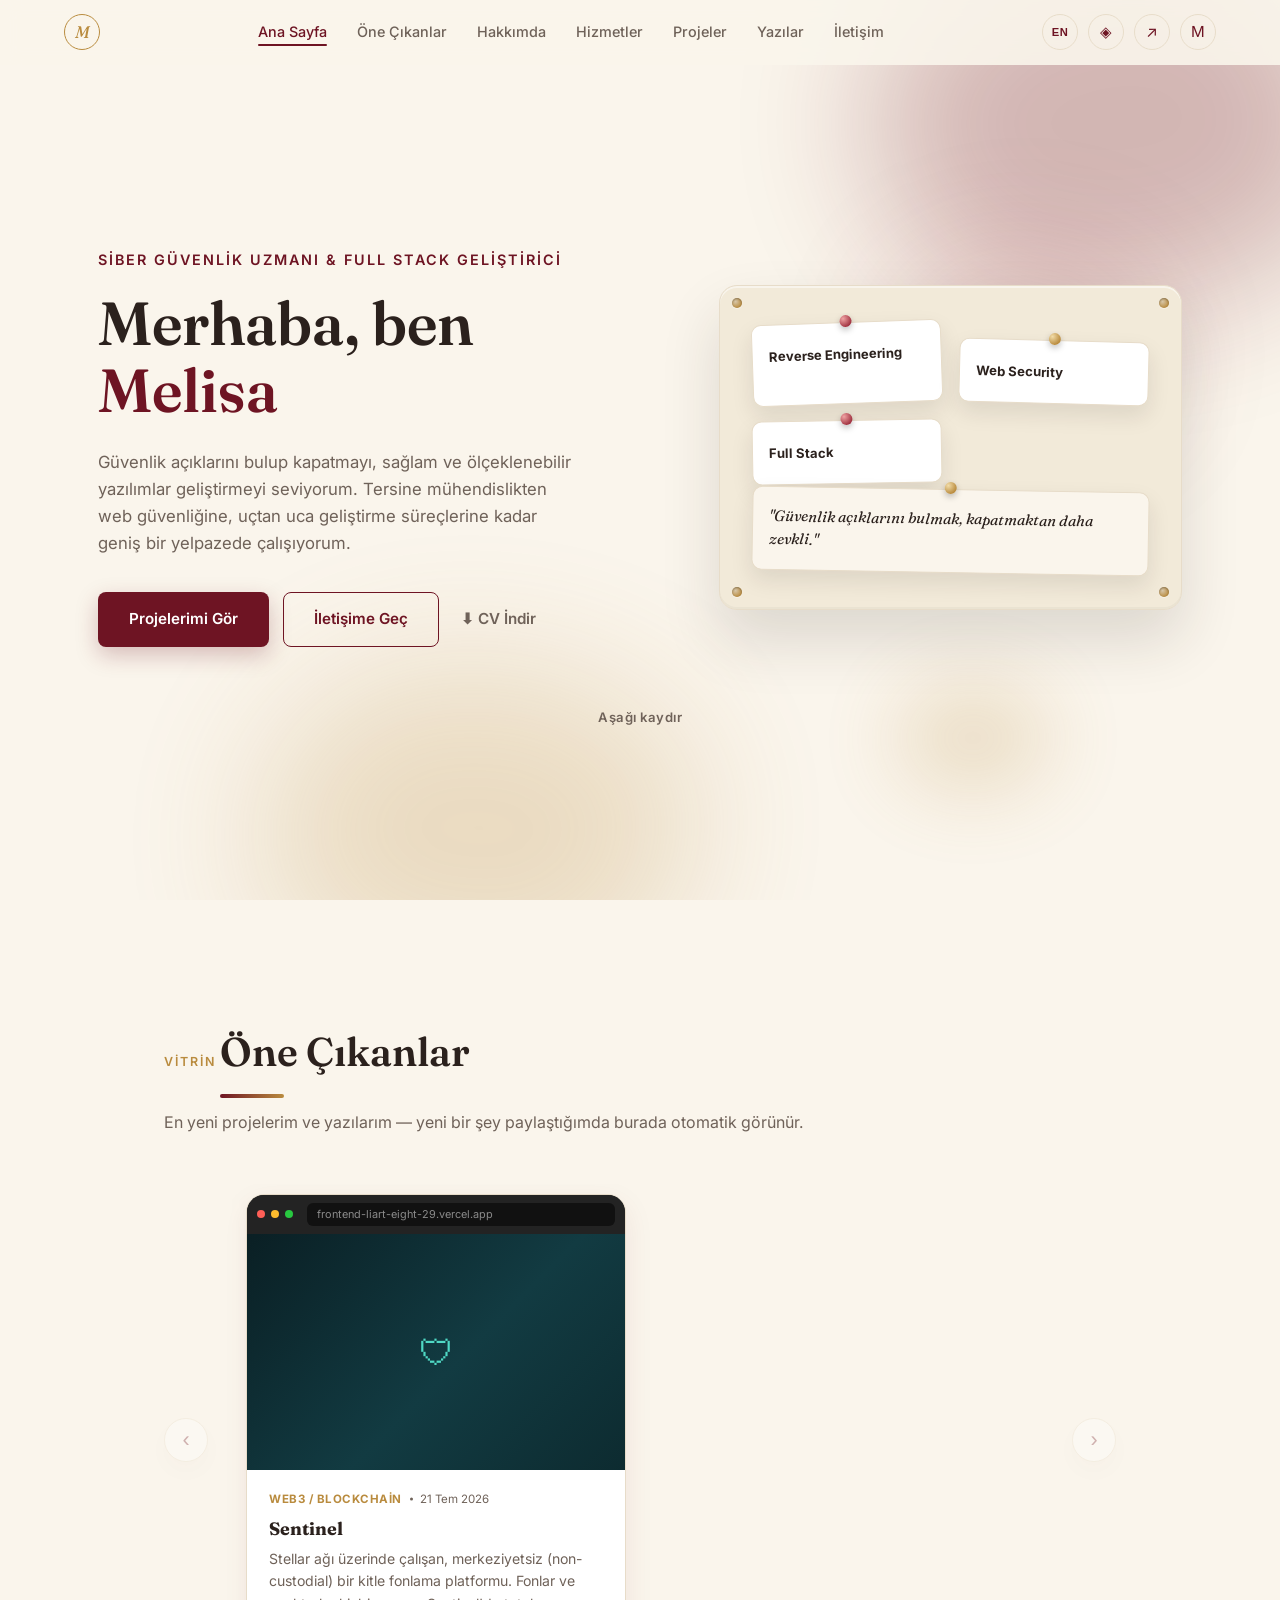
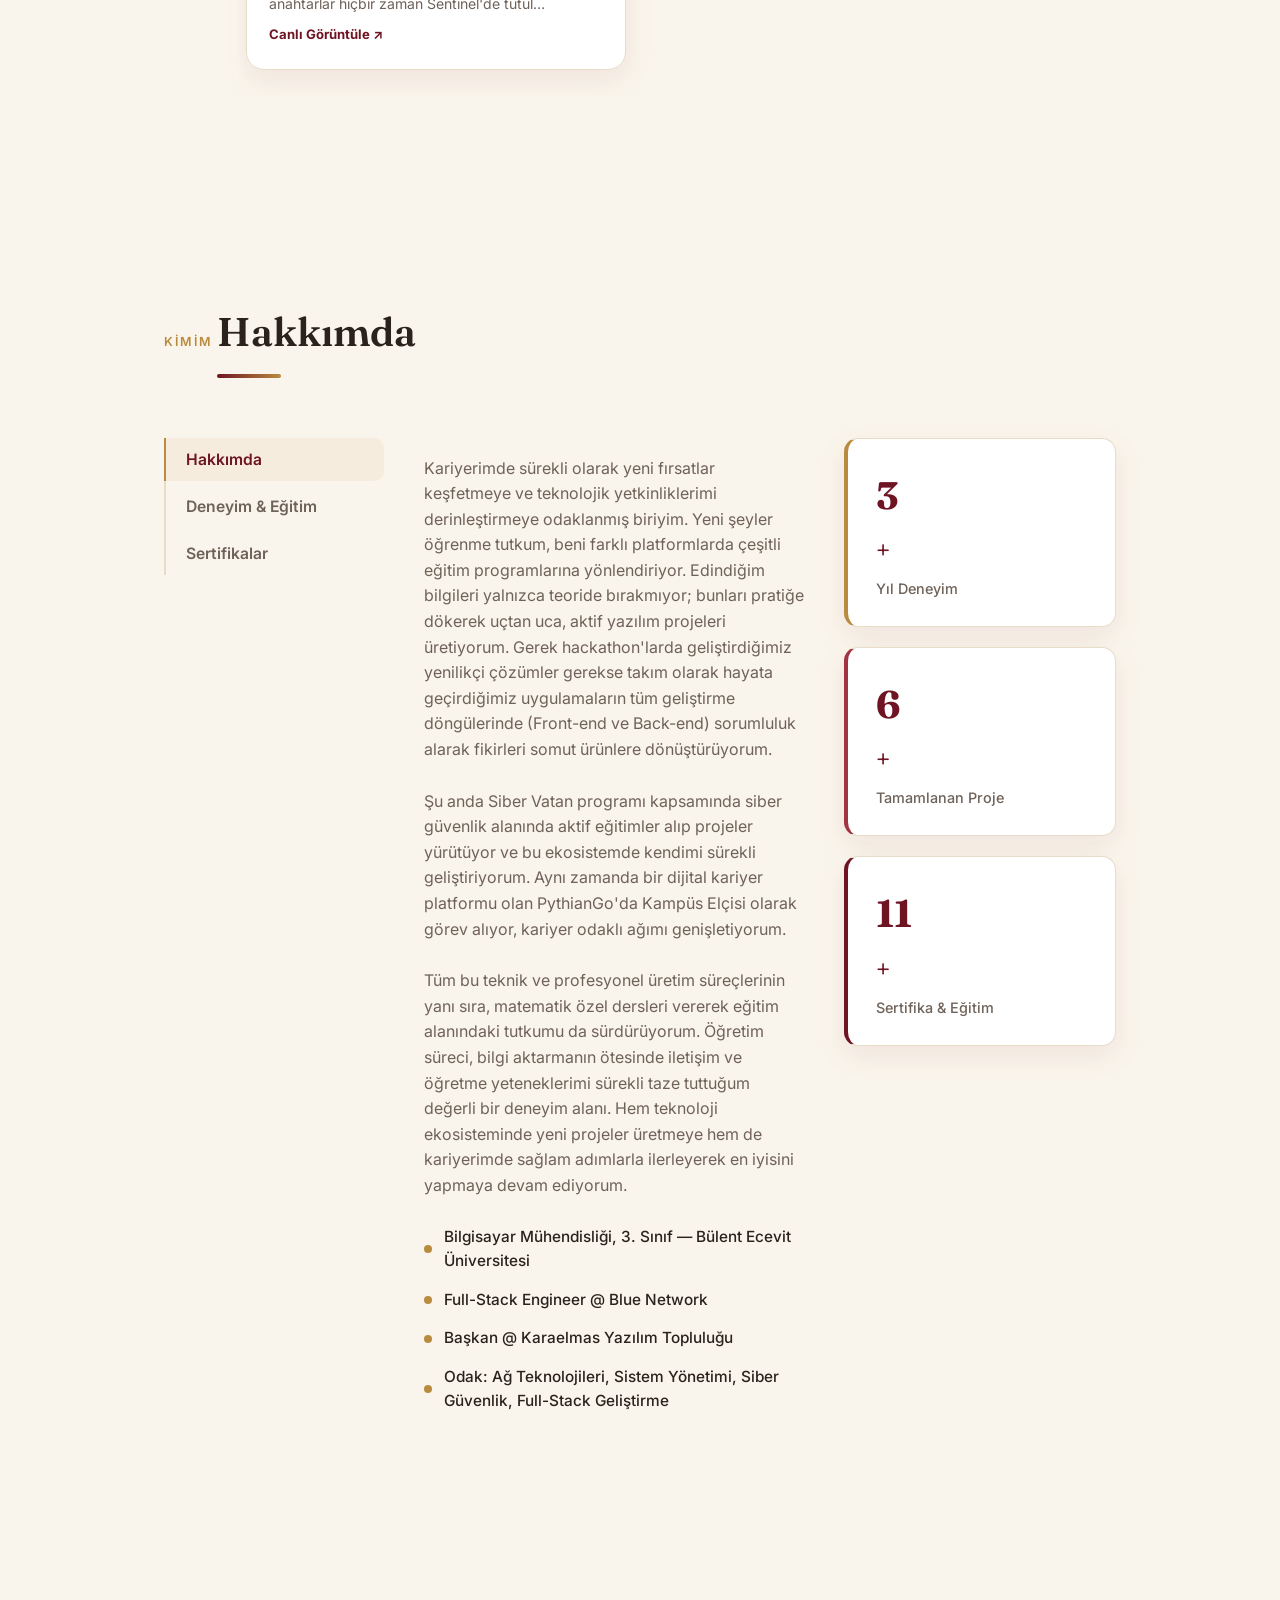
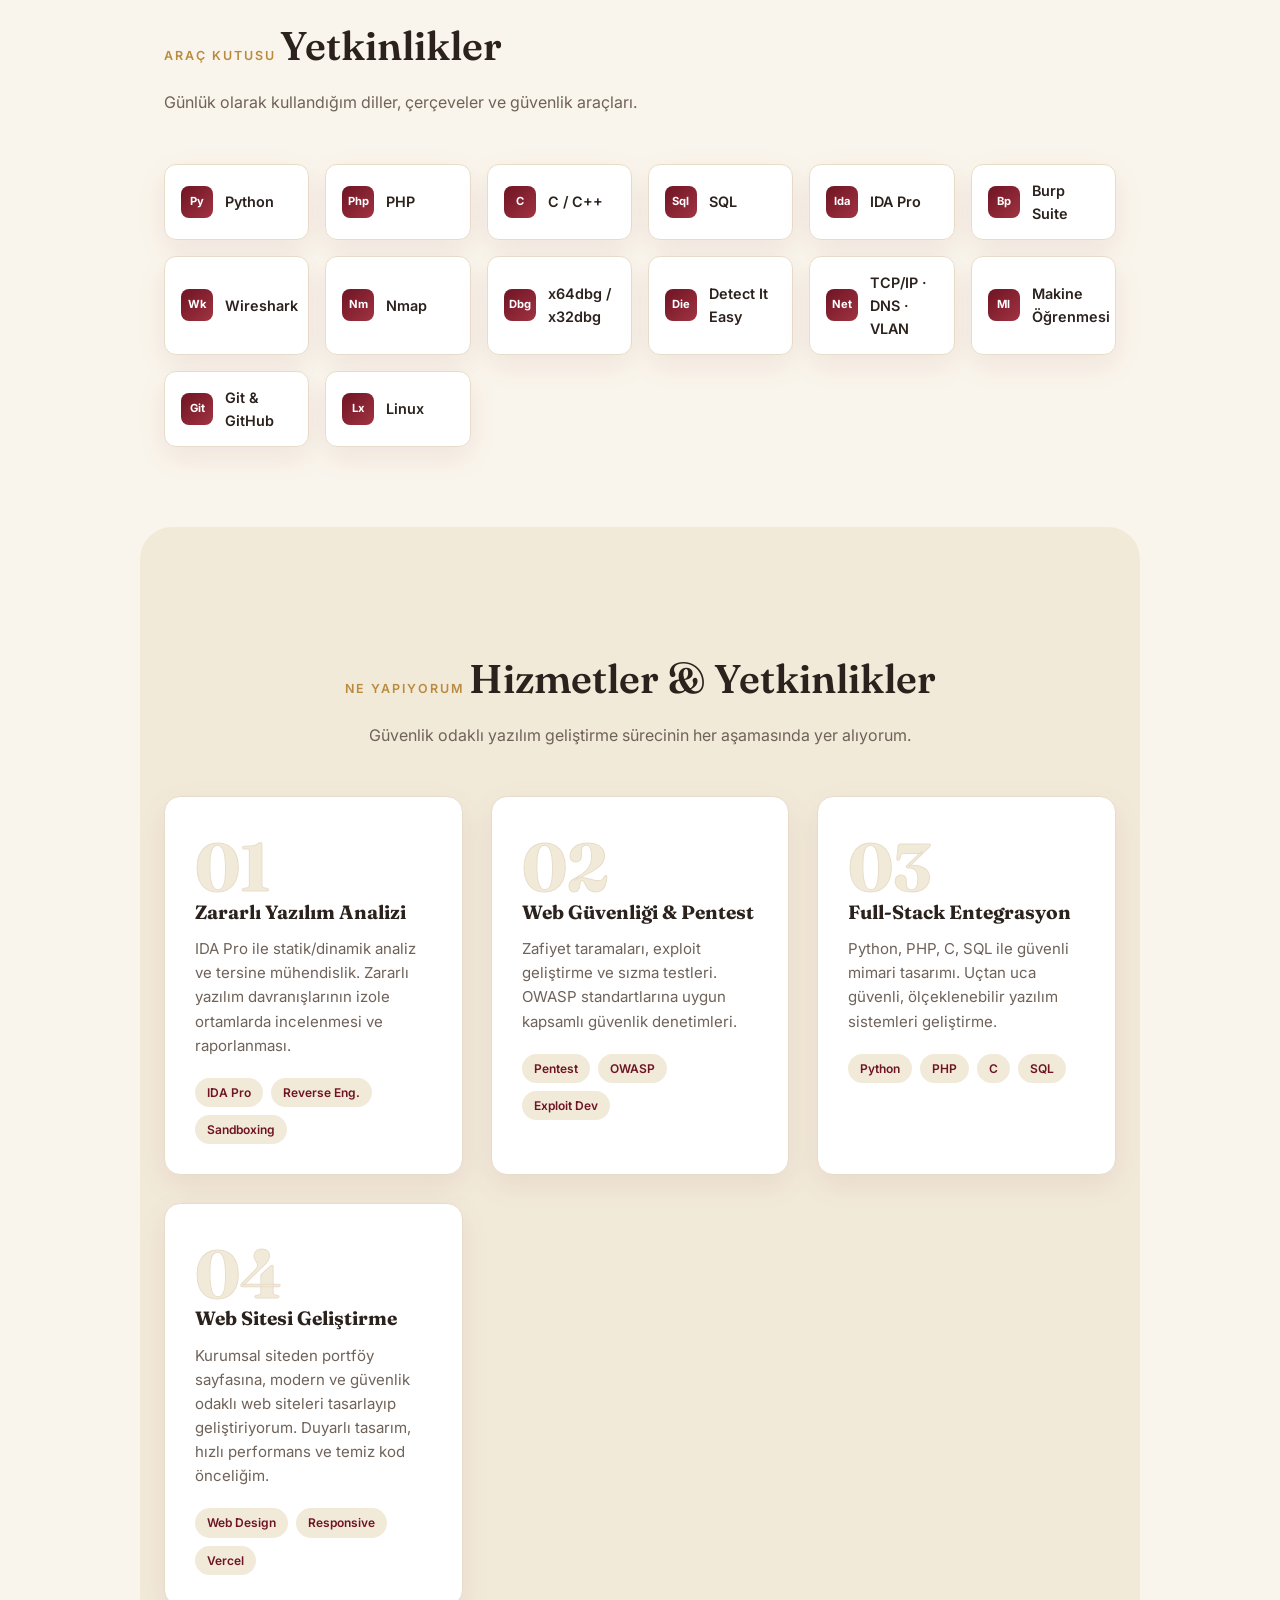
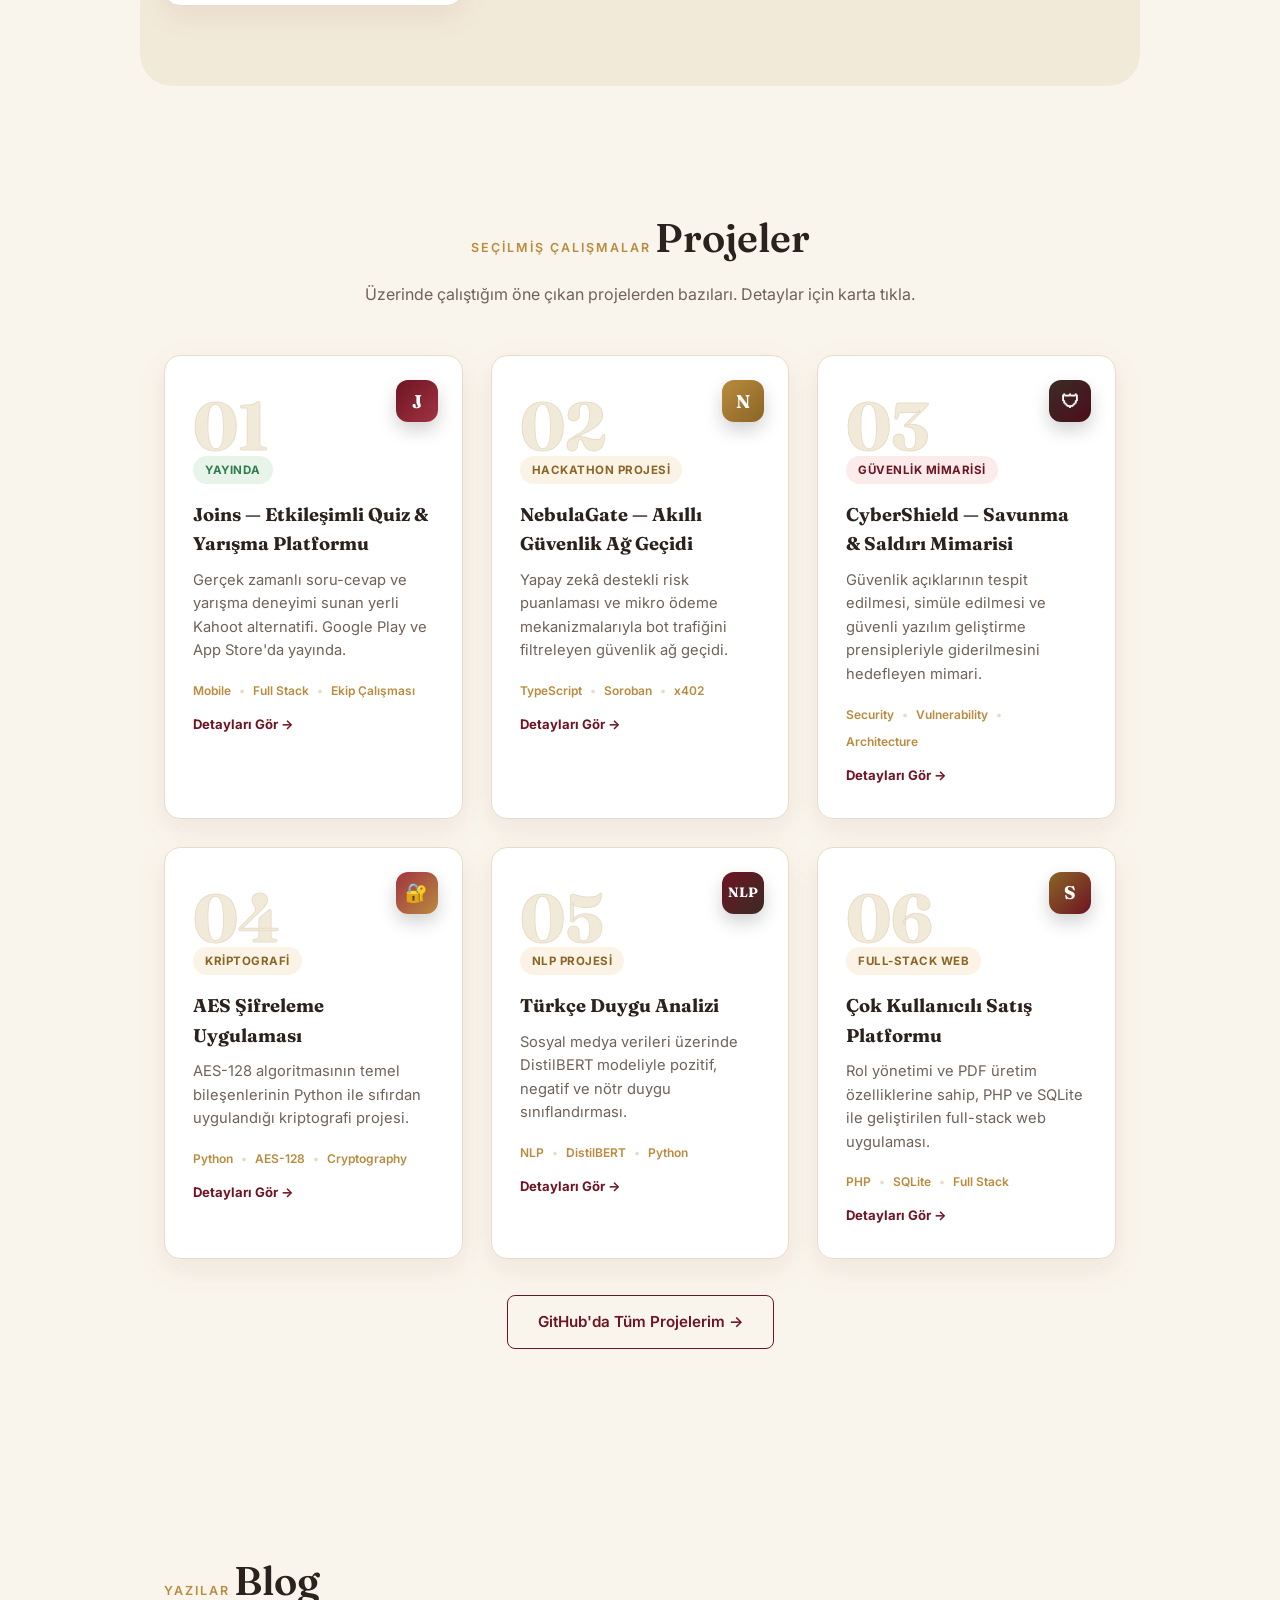
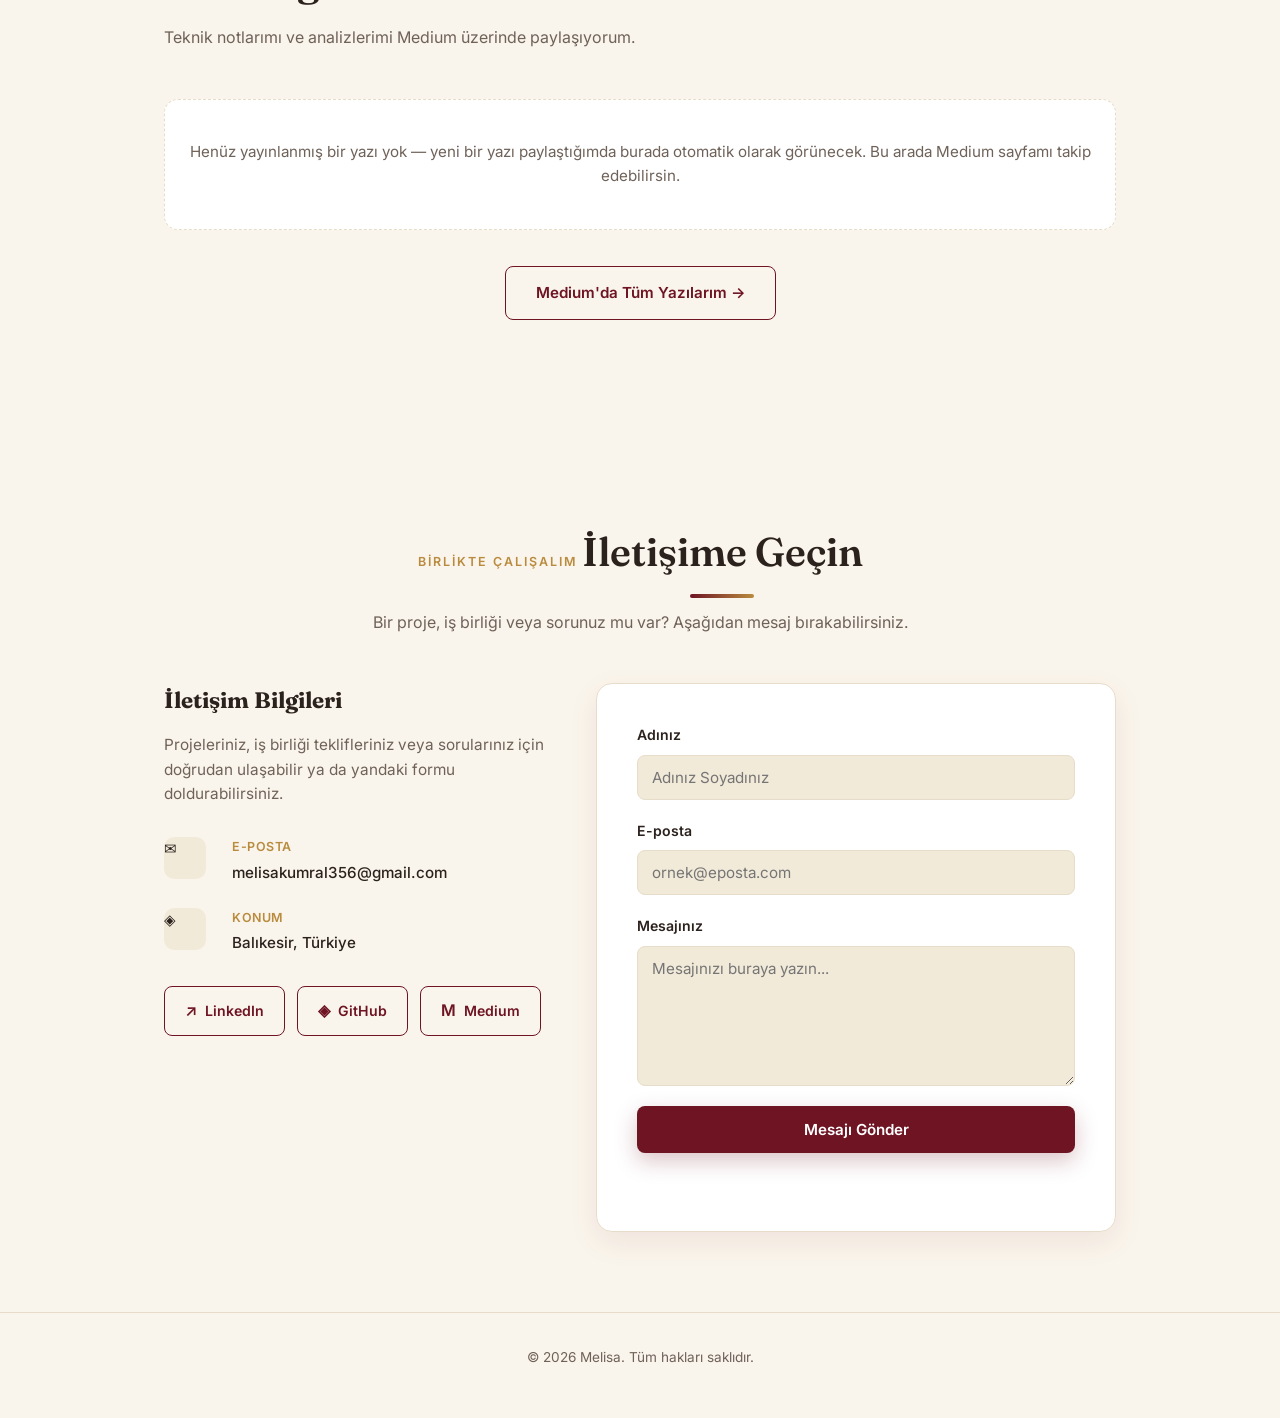
<file: index.html>
<!DOCTYPE html>
<html lang="tr">
<head>
<meta charset="UTF-8" />
<meta name="viewport" content="width=device-width, initial-scale=1.0" />
<title>Melisa — Siber Güvenlik Uzmanı &amp; Full Stack Geliştirici</title>
<meta name="description" content="Melisa'nın kişisel portföy sitesi: siber güvenlik, tersine mühendislik ve full-stack geliştirme projeleri." />
<meta name="theme-color" content="#4c0e19" />

<!-- Open Graph -->
<meta property="og:type" content="website" />
<meta property="og:title" content="Melisa — Siber Güvenlik Uzmanı & Full Stack Geliştirici" />
<meta property="og:description" content="Tersine mühendislik, web güvenliği ve full-stack geliştirme üzerine portföy sitesi." />
<meta property="og:locale" content="tr_TR" />
<meta property="og:image" content="og-image.png" />

<!-- Twitter Card -->
<meta name="twitter:card" content="summary_large_image" />
<meta name="twitter:title" content="Melisa — Siber Güvenlik Uzmanı & Full Stack Geliştirici" />
<meta name="twitter:description" content="Tersine mühendislik, web güvenliği ve full-stack geliştirme üzerine portföy sitesi." />
<meta name="twitter:image" content="og-image.png" />

<link rel="canonical" href="https://melisa-portfolio.vercel.app/" />
<link rel="preconnect" href="https://fonts.googleapis.com">
<link href="https://fonts.googleapis.com/css2?family=Fraunces:wght@500;600;700&family=Inter:wght@400;500;600;700;800&display=swap" rel="stylesheet">
<link rel="stylesheet" href="style.css">
</head>
<body>

<!-- Loading screen -->
<div id="loader" class="loader">
  <div class="loader-mark">
    <span class="logo-mark logo-mark-lg">M</span>
    <span class="loader-word">MELİSA</span>
  </div>
</div>

<!-- Asymmetric color block background -->
<div class="bg-blocks" aria-hidden="true">
  <div class="block block-1"></div>
  <div class="block block-2"></div>
  <div class="block block-3"></div>
  <div class="block block-4"></div>
</div>

<!-- Top navbar -->
<nav id="navbar" class="navbar">
  <div class="nav-inner">
    <a href="#hero" class="nav-logo" aria-label="Ana sayfa">
      <span class="logo-mark">M</span>
    </a>

    <button class="nav-toggle" id="navToggle" aria-label="Menüyü aç">
      <span></span><span></span><span></span>
    </button>

    <ul class="nav-links" id="navLinks">
      <li><a href="#hero" class="nav-link active" data-i18n="dock.home">Ana Sayfa</a></li>
      <li><a href="#featured" class="nav-link" data-i18n="dock.featured">Öne Çıkanlar</a></li>
      <li><a href="#about" class="nav-link" data-i18n="dock.about">Hakkımda</a></li>
      <li><a href="#services" class="nav-link" data-i18n="dock.services">Hizmetler</a></li>
      <li><a href="#projects" class="nav-link" data-i18n="dock.projects">Projeler</a></li>
      <li><a href="#blog" class="nav-link" data-i18n="dock.blog">Yazılar</a></li>
      <li><a href="#contact" class="nav-link" data-i18n="dock.contact">İletişim</a></li>
    </ul>

    <div class="nav-extras">
      <button id="langToggle" class="lang-toggle-btn" type="button" aria-label="Dili değiştir" title="Dili değiştir">
        <span class="lang-code">EN</span>
      </button>
      <a href="https://github.com/melisakumral" target="_blank" rel="noopener" class="nav-social" aria-label="GitHub">◈</a>
      <a href="https://www.linkedin.com/in/melisa-kumral/" target="_blank" rel="noopener" class="nav-social" aria-label="LinkedIn">↗</a>
      <a href="https://medium.com/@melisakumral" target="_blank" rel="noopener" class="nav-social" aria-label="Medium">M</a>
    </div>
  </div>
</nav>

<main class="main-content">

  <!-- HERO (split: text + mounted note board) -->
  <section id="hero" class="hero">
    <div class="hero-split">
      <div class="hero-content fade-in">
        <p class="hero-eyebrow" data-i18n="hero.eyebrow">Siber Güvenlik Uzmanı &amp; Full Stack Geliştirici</p>
        <h1 class="hero-title">
          <span data-i18n="hero.title1">Merhaba, ben</span> <span class="accent" data-i18n="hero.name">Melisa</span>
        </h1>
        <p class="hero-desc" data-i18n="hero.desc">
          Güvenlik açıklarını bulup kapatmayı, sağlam ve ölçeklenebilir yazılımlar
          geliştirmeyi seviyorum. Tersine mühendislikten web güvenliğine, uçtan uca
          geliştirme süreçlerine kadar geniş bir yelpazede çalışıyorum.
        </p>
        <div class="hero-actions">
          <a href="#projects" class="btn btn-primary" data-i18n="hero.cta.projects">Projelerimi Gör</a>
          <a href="#contact" class="btn btn-outline" data-i18n="hero.cta.contact">İletişime Geç</a>
          <a href="cv.pdf" download class="btn-ghost" data-i18n="hero.cta.cv">⬇ CV İndir</a>
        </div>
      </div>

      <div class="hero-board-mount fade-in">
        <span class="mount-screw mount-screw-tl"></span>
        <span class="mount-screw mount-screw-tr"></span>
        <span class="mount-screw mount-screw-bl"></span>
        <span class="mount-screw mount-screw-br"></span>
        <div class="hero-board">
          <div class="hnote hnote-1">
            <span class="hnote-pin"></span>
            <span class="hnote-label" data-i18n="hero.note.reverse">Reverse&nbsp;Engineering</span>
          </div>
          <div class="hnote hnote-2">
            <span class="hnote-pin hnote-pin-gold"></span>
            <span class="hnote-label" data-i18n="hero.note.web">Web Security</span>
          </div>
          <div class="hnote hnote-3">
            <span class="hnote-pin"></span>
            <span class="hnote-label" data-i18n="hero.note.stack">Full Stack</span>
          </div>
          <div class="hnote hnote-4 hnote-quote">
            <span class="hnote-pin hnote-pin-gold"></span>
            <p data-i18n="hero.note.quote">"Güvenlik açıklarını bulmak, kapatmaktan daha zevkli."</p>
          </div>
        </div>
      </div>
    </div>

    <a href="#about" class="scroll-hint" data-i18n="hero.scroll">Aşağı kaydır</a>
  </section>

  <!-- FEATURED (auto-updating: projects + Medium posts, newest first) -->
  <section id="featured" class="section featured">
    <div class="section-header fade-in">
      <span class="about-label" data-i18n="featured.label">Vitrin</span>
      <h2 class="section-title" data-i18n="featured.title">Öne Çıkanlar <span class="title-underline"></span></h2>
      <p class="section-sub" data-i18n="featured.sub">En yeni projelerim ve yazılarım — yeni bir şey paylaştığımda burada otomatik görünür.</p>
    </div>

    <div class="featured-gallery-wrap fade-in">
      <button class="featured-arrow featured-arrow-prev" id="featuredPrev" type="button" aria-label="Önceki">‹</button>
      <div class="featured-gallery-mask">
        <div class="featured-gallery" id="featuredGallery"></div>
      </div>
      <button class="featured-arrow featured-arrow-next" id="featuredNext" type="button" aria-label="Sonraki">›</button>
    </div>
    <div class="featured-dots" id="featuredDots"></div>
  </section>

  <!-- ABOUT (tabbed: Bio / Experience / Certifications) -->
  <section id="about" class="section about-tabs-section">
    <div class="section-header fade-in">
      <span class="about-label" data-i18n="about.label">Kimim</span>
      <h2 class="section-title" data-i18n="about.title">Hakkımda <span class="title-underline"></span></h2>
    </div>

    <div class="about-tabs-wrap fade-in">
      <div class="about-tabs-nav" role="tablist">
        <button class="about-tab-btn active" data-tab="bio" role="tab" aria-selected="true" data-i18n="tabs.bio">Hakkımda</button>
        <button class="about-tab-btn" data-tab="experience" role="tab" aria-selected="false" data-i18n="tabs.experience">Deneyim &amp; Eğitim</button>
        <button class="about-tab-btn" data-tab="certs" role="tab" aria-selected="false" data-i18n="tabs.certs">Sertifikalar</button>
      </div>

      <div class="about-tab-panels">

        <!-- TAB: BIO -->
        <div class="about-tab-panel active" data-panel="bio">
          <div class="about-grid">
            <div class="about-card">
              <p data-i18n="about.text1">
                Kariyerimde sürekli olarak yeni fırsatlar keşfetmeye ve teknolojik yetkinliklerimi
                derinleştirmeye odaklanmış biriyim. Yeni şeyler öğrenme tutkum, beni farklı
                platformlarda çeşitli eğitim programlarına yönlendiriyor. Edindiğim bilgileri
                yalnızca teoride bırakmıyor; bunları pratiğe dökerek uçtan uca, aktif yazılım
                projeleri üretiyorum. Gerek hackathon'larda geliştirdiğimiz yenilikçi çözümler
                gerekse takım olarak hayata geçirdiğimiz uygulamaların tüm geliştirme
                döngülerinde (Front-end ve Back-end) sorumluluk alarak fikirleri somut ürünlere
                dönüştürüyorum.
              </p>
              <p data-i18n="about.text2">
                Şu anda Siber Vatan programı kapsamında siber güvenlik alanında aktif eğitimler
                alıp projeler yürütüyor ve bu ekosistemde kendimi sürekli geliştiriyorum. Aynı
                zamanda bir dijital kariyer platformu olan PythianGo'da Kampüs Elçisi olarak
                görev alıyor, kariyer odaklı ağımı genişletiyorum.
              </p>
              <p data-i18n="about.text3">
                Tüm bu teknik ve profesyonel üretim süreçlerinin yanı sıra, matematik özel
                dersleri vererek eğitim alanındaki tutkumu da sürdürüyorum. Öğretim süreci,
                bilgi aktarmanın ötesinde iletişim ve öğretme yeteneklerimi sürekli taze
                tuttuğum değerli bir deneyim alanı. Hem teknoloji ekosisteminde yeni projeler
                üretmeye hem de kariyerimde sağlam adımlarla ilerleyerek en iyisini yapmaya
                devam ediyorum.
              </p>
              <ul class="about-list">
                <li><span class="dot"></span> <span data-i18n="about.list1">Bilgisayar Mühendisliği, 3. Sınıf — Bülent Ecevit Üniversitesi</span></li>
                <li><span class="dot"></span> <span data-i18n="about.list2">Full-Stack Engineer @ Blue Network</span></li>
                <li><span class="dot"></span> <span data-i18n="about.list3">Başkan @ Karaelmas Yazılım Topluluğu</span></li>
                <li><span class="dot"></span> <span data-i18n="about.list4">Odak: Ağ Teknolojileri, Sistem Yönetimi, Siber Güvenlik, Full-Stack Geliştirme</span></li>
              </ul>
            </div>
            <div class="about-visual">
              <div class="stat-card stat-card-1">
                <span class="stat-number" data-count="3">0</span><span class="stat-plus">+</span>
                <span class="stat-label" data-i18n="about.stat1">Yıl Deneyim</span>
              </div>
              <div class="stat-card stat-card-2">
                <span class="stat-number" data-count="6">0</span><span class="stat-plus">+</span>
                <span class="stat-label" data-i18n="about.stat2">Tamamlanan Proje</span>
              </div>
              <div class="stat-card stat-card-3">
                <span class="stat-number" data-count="11">0</span><span class="stat-plus">+</span>
                <span class="stat-label" data-i18n="about.stat3">Sertifika &amp; Eğitim</span>
              </div>
            </div>
          </div>
        </div>

        <!-- TAB: EXPERIENCE -->
        <div class="about-tab-panel" data-panel="experience">
          <div class="timeline">
            <div class="timeline-item">
              <div class="timeline-dot"></div>
              <div class="timeline-content">
                <span class="timeline-tag" data-i18n="timeline.tag.edu">Eğitim</span>
                <h3 data-i18n="timeline.edu.title">Bilgisayar Mühendisliği</h3>
                <p class="timeline-org" data-i18n="timeline.edu.org">Bülent Ecevit Üniversitesi</p>
                <p class="timeline-date" data-i18n="timeline.edu.date">2023 – Günümüz</p>
              </div>
            </div>
            <div class="timeline-item">
              <div class="timeline-dot"></div>
              <div class="timeline-content">
                <span class="timeline-tag" data-i18n="timeline.tag.work">Deneyim</span>
                <h3 data-i18n="timeline.work.title">Full-Stack Engineer</h3>
                <p class="timeline-org" data-i18n="timeline.work.org">Blue Network</p>
                <p class="timeline-date" data-i18n="timeline.work.date">Kasım 2025 – Günümüz</p>
              </div>
            </div>
            <div class="timeline-item">
              <div class="timeline-dot"></div>
              <div class="timeline-content">
                <span class="timeline-tag" data-i18n="timeline.tag.work">Deneyim</span>
                <h3 data-i18n="timeline.altay.title">Ekip Üyesi</h3>
                <p class="timeline-org" data-i18n="timeline.altay.org">Altay (Siber Vatan)</p>
                <p class="timeline-date" data-i18n="timeline.altay.date">Mart 2026 – Günümüz</p>
              </div>
            </div>
            <div class="timeline-item">
              <div class="timeline-dot"></div>
              <div class="timeline-content">
                <span class="timeline-tag" data-i18n="timeline.tag.work">Deneyim</span>
                <h3 data-i18n="timeline.zayotem.title">Ekip Üyesi</h3>
                <p class="timeline-org" data-i18n="timeline.zayotem.org">ZAYOTEM (Siber Vatan)</p>
                <p class="timeline-date" data-i18n="timeline.zayotem.date">Kasım 2025 – Şubat 2026</p>
              </div>
            </div>
            <div class="timeline-item">
              <div class="timeline-dot"></div>
              <div class="timeline-content">
                <span class="timeline-tag" data-i18n="timeline.tag.work">Deneyim</span>
                <h3 data-i18n="timeline.math.title">Matematik Özel Ders Eğitmeni</h3>
                <p class="timeline-org" data-i18n="timeline.math.org">Bağımsız</p>
                <p class="timeline-date" data-i18n="timeline.math.date">Kasım 2022 – Günümüz</p>
              </div>
            </div>
            <div class="timeline-item">
              <div class="timeline-dot"></div>
              <div class="timeline-content">
                <span class="timeline-tag" data-i18n="timeline.tag.lead">Liderlik</span>
                <h3 data-i18n="timeline.lead.title">Başkan</h3>
                <p class="timeline-org" data-i18n="timeline.lead.org">Karaelmas Yazılım Topluluğu</p>
                <p class="timeline-date" data-i18n="timeline.lead.date">Nisan 2026 – Günümüz</p>
              </div>
            </div>
            <div class="timeline-item">
              <div class="timeline-dot"></div>
              <div class="timeline-content">
                <span class="timeline-tag" data-i18n="timeline.tag.lead">Gönüllülük</span>
                <h3 data-i18n="timeline.hackviser.title">Kampüs Temsilcisi</h3>
                <p class="timeline-org" data-i18n="timeline.hackviser.org">Hackviser</p>
                <p class="timeline-date" data-i18n="timeline.hackviser.date">Haziran 2026 – Günümüz</p>
              </div>
            </div>
            <div class="timeline-item">
              <div class="timeline-dot"></div>
              <div class="timeline-content">
                <span class="timeline-tag" data-i18n="timeline.tag.lead">Gönüllülük</span>
                <h3 data-i18n="timeline.sisterslab.title">Eğitmen</h3>
                <p class="timeline-org" data-i18n="timeline.sisterslab.org">SisterLabs</p>
                <p class="timeline-date" data-i18n="timeline.sisterslab.date">Haziran 2026 – Günümüz</p>
              </div>
            </div>
          </div>
        </div>

        <!-- TAB: CERTIFICATIONS -->
        <div class="about-tab-panel" data-panel="certs">
          <div class="certs-grid">
            <div class="cert-badge">
              <span class="cert-icon">🛡</span>
              <div>
                <h4 data-i18n="certs.c1.title">Certified Associate Penetration Tester (CAPT)</h4>
                <p class="cert-issuer">Hackviser · 2026</p>
              </div>
            </div>
            <div class="cert-badge">
              <span class="cert-icon">🦠</span>
              <div>
                <h4 data-i18n="certs.c2.title">Zararlı Yazılım Analizi</h4>
                <p class="cert-issuer">BTK Akademi · 2025</p>
              </div>
            </div>
            <div class="cert-badge">
              <span class="cert-icon">🇹🇷</span>
              <div>
                <h4 data-i18n="certs.c3.title">Türkiye Siber Vatan Programı Mezuniyeti</h4>
                <p class="cert-issuer">T.C. Batı Karadeniz Kalkınma Ajansı · 2025</p>
              </div>
            </div>
            <div class="cert-badge">
              <span class="cert-icon">🌐</span>
              <div>
                <h4 data-i18n="certs.c4.title">Network Technician Career Path</h4>
                <p class="cert-issuer">Cisco · 2026</p>
              </div>
            </div>
            <div class="cert-badge">
              <span class="cert-icon">🔐</span>
              <div>
                <h4 data-i18n="certs.c5.title">Introduction to Cybersecurity</h4>
                <p class="cert-issuer">Cisco · 2025</p>
              </div>
            </div>
            <div class="cert-badge">
              <span class="cert-icon">🧠</span>
              <div>
                <h4 data-i18n="certs.c6.title">Python Programming for Data Science &amp; Feature Engineering</h4>
                <p class="cert-issuer">Miuul · 2024</p>
              </div>
            </div>
          </div>
        </div>

      </div>
    </div>
  </section>

  <!-- SKILLS -->
  <section id="skills" class="section skills">
    <div class="section-header fade-in">
      <span class="about-label" data-i18n="skills.label">Araç Kutusu</span>
      <h2 class="section-title" data-i18n="skills.title">Yetkinlikler</h2>
      <p class="section-sub" data-i18n="skills.sub">Günlük olarak kullandığım diller, çerçeveler ve güvenlik araçları.</p>
    </div>

    <div class="skills-grid fade-in">
      <div class="skill-badge"><span class="skill-mark">Py</span><span>Python</span></div>
      <div class="skill-badge"><span class="skill-mark">Php</span><span>PHP</span></div>
      <div class="skill-badge"><span class="skill-mark">C</span><span>C / C++</span></div>
      <div class="skill-badge"><span class="skill-mark">Sql</span><span>SQL</span></div>
      <div class="skill-badge"><span class="skill-mark">Ida</span><span>IDA Pro</span></div>
      <div class="skill-badge"><span class="skill-mark">Bp</span><span>Burp Suite</span></div>
      <div class="skill-badge"><span class="skill-mark">Wk</span><span>Wireshark</span></div>
      <div class="skill-badge"><span class="skill-mark">Nm</span><span>Nmap</span></div>
      <div class="skill-badge"><span class="skill-mark">Dbg</span><span>x64dbg / x32dbg</span></div>
      <div class="skill-badge"><span class="skill-mark">Die</span><span>Detect It Easy</span></div>
      <div class="skill-badge"><span class="skill-mark">Net</span><span>TCP/IP · DNS · VLAN</span></div>
      <div class="skill-badge"><span class="skill-mark">Ml</span><span>Makine Öğrenmesi</span></div>
      <div class="skill-badge"><span class="skill-mark">Git</span><span>Git &amp; GitHub</span></div>
      <div class="skill-badge"><span class="skill-mark">Lx</span><span>Linux</span></div>
    </div>
  </section>

  <!-- SERVICES -->
  <section id="services" class="section services">
    <div class="section-header fade-in">
      <span class="about-label" data-i18n="services.label">Ne Yapıyorum</span>
      <h2 class="section-title" data-i18n="services.title">Hizmetler &amp; Yetkinlikler</h2>
      <p class="section-sub" data-i18n="services.sub">Güvenlik odaklı yazılım geliştirme sürecinin her aşamasında yer alıyorum.</p>
    </div>

    <div class="cards-grid">
      <article class="service-card fade-in">
        <span class="card-num">01</span>
        <h3 data-i18n="services.c1.title">Zararlı Yazılım Analizi</h3>
        <p data-i18n="services.c1.desc">IDA Pro ile statik/dinamik analiz ve tersine mühendislik. Zararlı yazılım davranışlarının izole ortamlarda incelenmesi ve raporlanması.</p>
        <div class="card-tags"><span>IDA Pro</span><span>Reverse Eng.</span><span>Sandboxing</span></div>
      </article>

      <article class="service-card fade-in">
        <span class="card-num">02</span>
        <h3 data-i18n="services.c2.title">Web Güvenliği &amp; Pentest</h3>
        <p data-i18n="services.c2.desc">Zafiyet taramaları, exploit geliştirme ve sızma testleri. OWASP standartlarına uygun kapsamlı güvenlik denetimleri.</p>
        <div class="card-tags"><span>Pentest</span><span>OWASP</span><span>Exploit Dev</span></div>
      </article>

      <article class="service-card fade-in">
        <span class="card-num">03</span>
        <h3 data-i18n="services.c3.title">Full-Stack Entegrasyon</h3>
        <p data-i18n="services.c3.desc">Python, PHP, C, SQL ile güvenli mimari tasarımı. Uçtan uca güvenli, ölçeklenebilir yazılım sistemleri geliştirme.</p>
        <div class="card-tags"><span>Python</span><span>PHP</span><span>C</span><span>SQL</span></div>
      </article>

      <article class="service-card fade-in">
        <span class="card-num">04</span>
        <h3 data-i18n="services.c4.title">Web Sitesi Geliştirme</h3>
        <p data-i18n="services.c4.desc">Kurumsal siteden portföy sayfasına, modern ve güvenlik odaklı web siteleri tasarlayıp geliştiriyorum. Duyarlı tasarım, hızlı performans ve temiz kod önceliğim.</p>
        <div class="card-tags"><span>Web Design</span><span>Responsive</span><span>Vercel</span></div>
      </article>
    </div>
  </section>

  <!-- PROJECTS -->
  <section id="projects" class="section projects">
    <div class="section-header fade-in">
      <span class="about-label" data-i18n="projects.label">Seçilmiş Çalışmalar</span>
      <h2 class="section-title" data-i18n="projects.title">Projeler</h2>
      <p class="section-sub" data-i18n="projects.sub">Üzerinde çalıştığım öne çıkan projelerden bazıları. Detaylar için karta tıkla.</p>
    </div>

    <div class="projects-grid">
      <article class="project-card fade-in" data-project="joins" tabindex="0" role="button" aria-haspopup="dialog">
        <div class="project-logo project-logo-1" aria-hidden="true">
          <span>J</span>
        </div>
        <span class="card-num">01</span>
        <span class="project-status status-live" data-i18n="projects.p1.status">Yayında</span>
        <h3 data-i18n="projects.p1.title">Joins — Etkileşimli Quiz &amp; Yarışma Platformu</h3>
        <p data-i18n="projects.p1.desc">Gerçek zamanlı soru-cevap ve yarışma deneyimi sunan yerli Kahoot alternatifi. Google Play ve App Store'da yayında.</p>
        <div class="project-meta">
          <span>Mobile</span><span>Full Stack</span><span>Ekip Çalışması</span>
        </div>
        <span class="card-cta" data-i18n="projects.cta">Detayları Gör →</span>
      </article>

      <article class="project-card fade-in" data-project="nebulagate" tabindex="0" role="button" aria-haspopup="dialog">
        <div class="project-logo project-logo-2" aria-hidden="true">
          <span>N</span>
        </div>
        <span class="card-num">02</span>
        <span class="project-status status-proto" data-i18n="projects.p2.status">Hackathon Projesi</span>
        <h3 data-i18n="projects.p2.title">NebulaGate — Akıllı Güvenlik Ağ Geçidi</h3>
        <p data-i18n="projects.p2.desc">Yapay zekâ destekli risk puanlaması ve mikro ödeme mekanizmalarıyla bot trafiğini filtreleyen güvenlik ağ geçidi.</p>
        <div class="project-meta">
          <span>TypeScript</span><span>Soroban</span><span>x402</span>
        </div>
        <span class="card-cta" data-i18n="projects.cta">Detayları Gör →</span>
      </article>

      <article class="project-card fade-in" data-project="cybershield" tabindex="0" role="button" aria-haspopup="dialog">
        <div class="project-logo project-logo-3" aria-hidden="true">
          <span>🛡</span>
        </div>
        <span class="card-num">03</span>
        <span class="project-status status-report" data-i18n="projects.p3.status">Güvenlik Mimarisi</span>
        <h3 data-i18n="projects.p3.title">CyberShield — Savunma &amp; Saldırı Mimarisi</h3>
        <p data-i18n="projects.p3.desc">Güvenlik açıklarının tespit edilmesi, simüle edilmesi ve güvenli yazılım geliştirme prensipleriyle giderilmesini hedefleyen mimari.</p>
        <div class="project-meta">
          <span>Security</span><span>Vulnerability</span><span>Architecture</span>
        </div>
        <span class="card-cta" data-i18n="projects.cta">Detayları Gör →</span>
      </article>

      <article class="project-card fade-in" data-project="aes" tabindex="0" role="button" aria-haspopup="dialog">
        <div class="project-logo project-logo-4" aria-hidden="true">
          <span>🔐</span>
        </div>
        <span class="card-num">04</span>
        <span class="project-status status-proto" data-i18n="projects.p4.status">Kriptografi</span>
        <h3 data-i18n="projects.p4.title">AES Şifreleme Uygulaması</h3>
        <p data-i18n="projects.p4.desc">AES-128 algoritmasının temel bileşenlerinin Python ile sıfırdan uygulandığı kriptografi projesi.</p>
        <div class="project-meta">
          <span>Python</span><span>AES-128</span><span>Cryptography</span>
        </div>
        <span class="card-cta" data-i18n="projects.cta">Detayları Gör →</span>
      </article>

      <article class="project-card fade-in" data-project="sentiment" tabindex="0" role="button" aria-haspopup="dialog">
        <div class="project-logo project-logo-5" aria-hidden="true">
          <span>NLP</span>
        </div>
        <span class="card-num">05</span>
        <span class="project-status status-proto" data-i18n="projects.p5.status">NLP Projesi</span>
        <h3 data-i18n="projects.p5.title">Türkçe Duygu Analizi</h3>
        <p data-i18n="projects.p5.desc">Sosyal medya verileri üzerinde DistilBERT modeliyle pozitif, negatif ve nötr duygu sınıflandırması.</p>
        <div class="project-meta">
          <span>NLP</span><span>DistilBERT</span><span>Python</span>
        </div>
        <span class="card-cta" data-i18n="projects.cta">Detayları Gör →</span>
      </article>

      <article class="project-card fade-in" data-project="salesplatform" tabindex="0" role="button" aria-haspopup="dialog">
        <div class="project-logo project-logo-6" aria-hidden="true">
          <span>S</span>
        </div>
        <span class="card-num">06</span>
        <span class="project-status status-proto" data-i18n="projects.p6.status">Full-Stack Web</span>
        <h3 data-i18n="projects.p6.title">Çok Kullanıcılı Satış Platformu</h3>
        <p data-i18n="projects.p6.desc">Rol yönetimi ve PDF üretim özelliklerine sahip, PHP ve SQLite ile geliştirilen full-stack web uygulaması.</p>
        <div class="project-meta">
          <span>PHP</span><span>SQLite</span><span>Full Stack</span>
        </div>
        <span class="card-cta" data-i18n="projects.cta">Detayları Gör →</span>
      </article>
    </div>

    <div class="projects-more fade-in">
      <a href="https://github.com/melisakumral" target="_blank" rel="noopener" class="btn btn-outline" data-i18n="projects.more">GitHub'da Tüm Projelerim →</a>
    </div>
  </section>

  <!-- BLOG -->
  <section id="blog" class="section blog">
    <div class="section-header fade-in">
      <span class="about-label" data-i18n="blog.label">Yazılar</span>
      <h2 class="section-title" data-i18n="blog.title">Blog</h2>
      <p class="section-sub" data-i18n="blog.sub">Teknik notlarımı ve analizlerimi Medium üzerinde paylaşıyorum.</p>
    </div>

    <div class="blog-grid fade-in" id="blogGrid">
      <div class="blog-loading" id="blogLoading" data-i18n="blog.loading">Yazılar yükleniyor...</div>
    </div>

    <div class="blog-more fade-in">
      <a href="https://medium.com/@melisakumral" target="_blank" rel="noopener" class="btn btn-outline" data-i18n="blog.more">Medium'da Tüm Yazılarım →</a>
    </div>
  </section>

  <!-- CONTACT -->
  <section id="contact" class="section contact">
    <div class="section-header fade-in">
      <span class="about-label" data-i18n="contact.label">Birlikte Çalışalım</span>
      <h2 class="section-title" data-i18n="contact.title">İletişime Geçin <span class="title-underline"></span></h2>
      <p class="section-sub" data-i18n="contact.sub">Bir proje, iş birliği veya sorunuz mu var? Aşağıdan mesaj bırakabilirsiniz.</p>
    </div>

    <div class="contact-grid fade-in">
      <div class="contact-info">
        <h3 data-i18n="contact.info.title">İletişim Bilgileri</h3>
        <p class="contact-info-desc" data-i18n="contact.info.desc">
          Projeleriniz, iş birliği teklifleriniz veya sorularınız için doğrudan
          ulaşabilir ya da yandaki formu doldurabilirsiniz.
        </p>

        <ul class="info-list">
          <li>
            <span class="info-icon">✉</span>
            <div>
              <span class="info-label" data-i18n="contact.info.email">E-posta</span>
              <a href="mailto:melisakumral356@gmail.com">melisakumral356@gmail.com</a>
            </div>
          </li>
          <li>
            <span class="info-icon">◈</span>
            <div>
              <span class="info-label" data-i18n="contact.info.location">Konum</span>
              <span>Balıkesir, Türkiye</span>
            </div>
          </li>
        </ul>

        <div class="contact-social">
          <a href="https://www.linkedin.com/in/melisa-kumral/" target="_blank" rel="noopener" class="social-btn">
            <span class="social-btn-icon">↗</span> LinkedIn
          </a>
          <a href="https://github.com/melisakumral" target="_blank" rel="noopener" class="social-btn">
            <span class="social-btn-icon">◈</span> GitHub
          </a>
          <a href="https://medium.com/@melisakumral" target="_blank" rel="noopener" class="social-btn">
            <span class="social-btn-icon">M</span> Medium
          </a>
        </div>
      </div>

      <form id="contactForm" class="contact-card contact-form">
        <div class="form-row">
          <label for="name" data-i18n="contact.form.name">Adınız</label>
          <input type="text" id="name" name="name" required autocomplete="off" placeholder="Adınız Soyadınız" data-i18n-placeholder="contact.form.namePh" />
        </div>

        <div class="form-row">
          <label for="email" data-i18n="contact.form.email">E-posta</label>
          <input type="email" id="email" name="email" required autocomplete="off" placeholder="ornek@eposta.com" />
        </div>

        <div class="form-row">
          <label for="message" data-i18n="contact.form.message">Mesajınız</label>
          <textarea id="message" name="message" rows="6" required placeholder="Mesajınızı buraya yazın..." data-i18n-placeholder="contact.form.messagePh"></textarea>
        </div>

        <button type="submit" class="btn btn-primary btn-submit" data-i18n="contact.form.submit">Mesajı Gönder</button>
        <p id="formStatus" class="form-status"></p>
      </form>
    </div>
  </section>

  <footer class="footer">
    <p><span data-i18n="footer.rights">&copy; 2026 Melisa. Tüm hakları saklıdır.</span></p>
  </footer>

</main>

<!-- Project detail modal -->
<div class="modal-overlay" id="modalOverlay">
  <div class="modal" role="dialog" aria-modal="true" aria-labelledby="modalTitle">
    <button class="modal-close" id="modalClose" aria-label="Kapat">✕</button>
    <div class="modal-logo" id="modalLogo"></div>
    <span class="modal-status" id="modalStatus"></span>
    <h3 id="modalTitle"></h3>
    <p id="modalDesc"></p>
    <div class="modal-tags" id="modalTags"></div>
    <a href="https://github.com/melisakumral" target="_blank" rel="noopener" class="modal-link" id="modalLink" data-i18n="projects.modalGithub">GitHub'da Gör ↗</a>
  </div>
</div>

<script src="script.js"></script>
</body>
</html>
</file>
<file: style.css>
:root {
  --cream: #faf5ec;
  --cream-soft: #f2ead9;
  --card-bg: #ffffff;
  --bordeaux: #6e1423;
  --bordeaux-dark: #4c0e19;
  --bordeaux-light: #a13342;
  --gold: #b98b3e;
  --text-main: #2b211d;
  --text-dim: #6f6259;
  --border-soft: #e7dcc9;
  --shadow-soft: 0 10px 30px rgba(110, 20, 35, 0.08);
  --font-heading: 'Fraunces', Georgia, serif;
  --font-sans: 'Inter', 'Segoe UI', sans-serif;
}

* { margin: 0; padding: 0; box-sizing: border-box; }

html { scroll-behavior: smooth; }

body { transition: background 0.4s ease, color 0.4s ease; }

body {
  background: var(--cream);
  color: var(--text-main);
  font-family: var(--font-sans);
  overflow-x: hidden;
  line-height: 1.6;
}

/* ===== Loading screen ===== */
.loader {
  position: fixed;
  inset: 0;
  z-index: 3000;
  display: flex;
  align-items: center;
  justify-content: center;
  background: var(--bordeaux-dark);
  transition: opacity 0.6s ease, visibility 0.6s ease;
}
.loader.hidden { opacity: 0; visibility: hidden; pointer-events: none; }

.loader-mark {
  display: flex;
  flex-direction: column;
  align-items: center;
  gap: 16px;
  animation: loaderPulse 1.4s ease-in-out infinite;
}

.loader-word {
  font-family: var(--font-sans);
  font-size: 0.8rem;
  font-weight: 600;
  letter-spacing: 4px;
  color: rgba(250, 245, 236, 0.7);
}

@keyframes loaderPulse {
  0%, 100% { opacity: 0.55; transform: scale(0.97); }
  50% { opacity: 1; transform: scale(1.02); }
}

/* ===== Brand mark (M.) ===== */
.logo-mark {
  display: inline-flex;
  align-items: center;
  justify-content: center;
  width: 36px;
  height: 36px;
  border-radius: 50%;
  background: transparent;
  border: 1.5px solid var(--gold);
  font-family: var(--font-heading);
  font-weight: 500;
  font-style: italic;
  font-size: 1.05rem;
  color: var(--gold);
  letter-spacing: 0;
}

.logo-mark-lg {
  width: 58px;
  height: 58px;
  border-width: 1.5px;
  font-size: 1.7rem;
}

/* ===== Scroll fade-in ===== */
.fade-in {
  opacity: 0;
  transform: translateY(28px);
  transition: opacity 0.8s cubic-bezier(0.22, 1, 0.36, 1),
              transform 0.8s cubic-bezier(0.22, 1, 0.36, 1);
}
.fade-in.visible {
  opacity: 1;
  transform: translateY(0);
}

/* ===== Asymmetric color-block background (fixed, behind everything) ===== */
.bg-blocks {
  position: fixed;
  inset: 0;
  z-index: -5;
  overflow: hidden;
  pointer-events: none;
}

.block {
  position: absolute;
  border-radius: 60% 40% 55% 45% / 50% 60% 40% 50%;
  filter: blur(70px);
}

.block-1 {
  top: -8%;
  right: -6%;
  width: 38%;
  height: 42%;
  background: var(--bordeaux);
  opacity: 0.28;
}

.block-2 {
  bottom: -10%;
  left: 260px;
  width: 34%;
  height: 36%;
  background: var(--gold);
  opacity: 0.24;
  border-radius: 45% 55% 40% 60% / 55% 45% 60% 40%;
}

.block-3 {
  top: 28%;
  right: 10%;
  width: 20%;
  height: 22%;
  background: var(--bordeaux-light);
  opacity: 0.16;
  border-radius: 55% 45% 60% 40% / 45% 55% 40% 60%;
}

.block-4 {
  bottom: 12%;
  right: 18%;
  width: 12%;
  height: 12%;
  background: var(--gold);
  opacity: 0.22;
  border-radius: 50%;
  filter: blur(40px);
}

/* ===== Top navbar ===== */
.navbar {
  position: fixed;
  top: 0;
  left: 0;
  right: 0;
  z-index: 1000;
  background: rgba(250, 245, 236, 0.9);
  backdrop-filter: blur(10px);
  -webkit-backdrop-filter: blur(10px);
  border-bottom: 1px solid transparent;
  transition: box-shadow 0.3s ease, border-color 0.3s ease;
}
.navbar.scrolled {
  border-bottom: 1px solid var(--border-soft);
  box-shadow: 0 4px 20px rgba(110, 20, 35, 0.06);
}

.nav-inner {
  max-width: 1200px;
  margin: 0 auto;
  padding: 14px 24px;
  display: flex;
  align-items: center;
  justify-content: space-between;
  gap: 24px;
}

.nav-logo {
  display: inline-flex;
  text-decoration: none;
  transition: transform 0.3s ease;
}
.nav-logo:hover { transform: translateY(-2px); }

.nav-links {
  list-style: none;
  display: flex;
  gap: 30px;
  flex: 1;
  justify-content: center;
}

.nav-link {
  font-family: var(--font-sans);
  font-size: 0.9rem;
  font-weight: 500;
  color: var(--text-dim);
  text-decoration: none;
  position: relative;
  transition: color 0.25s ease;
}
.nav-link::after {
  content: '';
  position: absolute;
  left: 0;
  bottom: -6px;
  width: 0;
  height: 2px;
  background: var(--bordeaux);
  border-radius: 2px;
  transition: width 0.25s ease;
}
.nav-link:hover, .nav-link.active { color: var(--bordeaux); }
.nav-link:hover::after, .nav-link.active::after { width: 100%; }

.nav-extras {
  display: flex;
  align-items: center;
  gap: 10px;
}

.lang-toggle-btn {
  width: 36px;
  height: 36px;
  border-radius: 50%;
  border: 1px solid var(--border-soft);
  background: transparent;
  color: var(--bordeaux);
  cursor: pointer;
  display: flex;
  align-items: center;
  justify-content: center;
  font-size: 0.95rem;
  transition: background 0.3s ease, border-color 0.3s ease, color 0.3s ease, transform 0.3s ease;
}
.lang-toggle-btn:hover {
  background: var(--bordeaux);
  border-color: var(--bordeaux);
  color: #fff;
  transform: translateY(-2px);
}
.lang-code { font-size: 0.7rem; font-weight: 700; letter-spacing: 0.5px; }

.nav-social {
  width: 36px;
  height: 36px;
  border-radius: 50%;
  border: 1px solid var(--border-soft);
  display: flex;
  align-items: center;
  justify-content: center;
  color: var(--bordeaux);
  text-decoration: none;
  font-size: 0.95rem;
  transition: background 0.3s ease, border-color 0.3s ease, color 0.3s ease, transform 0.3s ease;
}
.nav-social:hover {
  background: var(--bordeaux);
  border-color: var(--bordeaux);
  color: #fff;
  transform: translateY(-2px);
}

.nav-toggle {
  display: none;
  flex-direction: column;
  gap: 5px;
  background: none;
  border: none;
  cursor: pointer;
  z-index: 1001;
}
.nav-toggle span {
  width: 22px;
  height: 2px;
  background: var(--bordeaux);
  border-radius: 2px;
}

/* ===== Main content offset for navbar ===== */
.main-content { padding-top: 76px; }

/* ===== Sections ===== */
.section {
  position: relative;
  max-width: 1000px;
  margin: 0 auto;
  padding: 120px 24px 80px;
  overflow: visible;
}

.section-header { margin-bottom: 48px; max-width: 640px; }
.about .section-header, .services .section-header, .projects .section-header, .contact .section-header {
  text-align: center;
  margin-left: auto;
  margin-right: auto;
}

.about-label {
  display: inline-block;
  font-family: var(--font-sans);
  font-weight: 600;
  color: var(--gold);
  letter-spacing: 2px;
  text-transform: uppercase;
  font-size: 0.78rem;
  margin-bottom: 12px;
}

.section-title {
  font-family: var(--font-heading);
  font-size: clamp(1.7rem, 4vw, 2.5rem);
  font-weight: 600;
  color: var(--text-main);
  margin-bottom: 12px;
  position: relative;
  display: inline-block;
}

.title-underline {
  display: block;
  width: 64px;
  height: 4px;
  border-radius: 4px;
  background: linear-gradient(90deg, var(--bordeaux), var(--gold));
  margin-top: 10px;
}
.about .section-header .title-underline,
.services .section-header .title-underline,
.projects .section-header .title-underline,
.contact .section-header .title-underline {
  margin-left: auto;
  margin-right: auto;
}

.section-sub {
  font-family: var(--font-sans);
  color: var(--text-dim);
  font-size: 1rem;
}

/* ===== Hero (visual background) ===== */
.hero {
  position: relative;
  min-height: calc(100vh - 76px);
  width: 100%;
  display: flex;
  flex-direction: column;
  align-items: center;
  justify-content: center;
}

.hero-split {
  position: relative;
  width: 100%;
  max-width: 1180px;
  margin: 0 auto;
  padding: 0 48px;
  display: grid;
  grid-template-columns: 1.1fr 0.9fr;
  gap: 56px;
  align-items: center;
}

.hero-content {
  position: relative;
  text-align: left;
}

.hero-eyebrow {
  font-family: var(--font-sans);
  font-weight: 600;
  color: var(--bordeaux);
  letter-spacing: 2px;
  font-size: 0.9rem;
  margin-bottom: 20px;
  text-transform: uppercase;
}

.hero-title {
  font-family: var(--font-heading);
  font-size: clamp(2.4rem, 5.2vw, 3.8rem);
  font-weight: 600;
  line-height: 1.1;
  color: var(--text-main);
  margin-bottom: 24px;
}

.hero-title .accent { color: var(--bordeaux); }

.hero-desc {
  font-size: 1.05rem;
  color: var(--text-dim);
  max-width: 480px;
  margin: 0 0 36px;
}

.hero-actions { display: flex; gap: 14px; flex-wrap: wrap; align-items: center; }

.btn-ghost {
  display: inline-block;
  font-family: var(--font-sans);
  font-weight: 600;
  font-size: 0.95rem;
  padding: 14px 8px;
  color: var(--text-dim);
  text-decoration: none;
  transition: color 0.25s ease;
}
.btn-ghost:hover { color: var(--bordeaux); }

/* ===== Hero note board (mounted panel) ===== */
.hero-board-mount {
  position: relative;
  background: var(--cream-soft);
  border: 1px solid var(--border-soft);
  border-radius: 18px;
  padding: 28px 24px;
  box-shadow:
    0 30px 60px rgba(43, 33, 29, 0.14),
    0 2px 0 rgba(255, 255, 255, 0.5) inset,
    0 -2px 0 rgba(0, 0, 0, 0.03) inset;
}

.mount-screw {
  position: absolute;
  width: 10px;
  height: 10px;
  border-radius: 50%;
  background: radial-gradient(circle at 35% 35%, #d8c7a9, var(--gold) 75%);
  box-shadow: inset 0 1px 2px rgba(0,0,0,0.3), 0 1px 1px rgba(255,255,255,0.4);
}
.mount-screw-tl { top: 12px; left: 12px; }
.mount-screw-tr { top: 12px; right: 12px; }
.mount-screw-bl { bottom: 12px; left: 12px; }
.mount-screw-br { bottom: 12px; right: 12px; }

.hero-board {
  position: relative;
  display: grid;
  grid-template-columns: 1fr 1fr;
  gap: 16px;
  padding: 8px;
}

.hnote {
  position: relative;
  background: var(--card-bg);
  border: 1px solid var(--border-soft);
  border-radius: 10px;
  padding: 18px 16px;
  box-shadow: 0 10px 22px rgba(43, 33, 29, 0.1);
  transition: transform 0.4s cubic-bezier(0.22, 1, 0.36, 1), box-shadow 0.4s ease;
}
.hnote:hover {
  box-shadow: 0 16px 30px rgba(43, 33, 29, 0.16);
}

.hnote-1 { transform: rotate(-2deg); }
.hnote-2 { transform: rotate(1.5deg); margin-top: 18px; }
.hnote-3 { transform: rotate(-1deg); }
.hnote-4 { transform: rotate(1deg); margin-top: -10px; }
.hnote:hover.hnote-1 { transform: rotate(-2deg) translateY(-6px); }
.hnote:hover.hnote-2 { transform: rotate(1.5deg) translateY(-6px); }
.hnote:hover.hnote-3 { transform: rotate(-1deg) translateY(-6px); }
.hnote:hover.hnote-4 { transform: rotate(1deg) translateY(-6px); }

.hnote-pin {
  position: absolute;
  top: -8px;
  left: 50%;
  transform: translateX(-50%);
  width: 12px;
  height: 12px;
  border-radius: 50%;
  background: radial-gradient(circle at 30% 30%, #f0a3a3, var(--bordeaux-light) 72%);
  box-shadow: 0 3px 6px rgba(0,0,0,0.25);
}
.hnote-pin-gold { background: radial-gradient(circle at 30% 30%, #f2dca8, var(--gold) 72%); }

.hnote-label {
  font-family: var(--font-sans);
  font-weight: 700;
  font-size: 0.82rem;
  color: var(--text-main);
}

.hnote-quote {
  grid-column: 1 / -1;
  background: var(--cream);
}
.hnote-quote p {
  font-family: var(--font-heading);
  font-style: italic;
  font-size: 0.95rem;
  color: var(--text-main);
  line-height: 1.5;
}

.scroll-hint {
  position: relative;
  margin-top: 60px;
  font-family: var(--font-sans);
  font-size: 0.82rem;
  font-weight: 600;
  color: var(--text-dim);
  text-decoration: none;
  letter-spacing: 0.5px;
  animation: bob 2.4s ease-in-out infinite;
}
@keyframes bob {
  0%, 100% { transform: translateY(0); }
  50% { transform: translateY(6px); }
}

/* ===== Featured (projects + Medium posts, auto-updating horizontal gallery) ===== */
.featured-gallery-wrap {
  display: flex;
  align-items: center;
  gap: 10px;
}

.featured-gallery-mask {
  flex: 1;
  min-width: 0;
  -webkit-mask-image: linear-gradient(to right, transparent 0, #000 28px, #000 calc(100% - 28px), transparent 100%);
  mask-image: linear-gradient(to right, transparent 0, #000 28px, #000 calc(100% - 28px), transparent 100%);
}

.featured-gallery {
  display: flex;
  gap: 26px;
  overflow-x: auto;
  scroll-snap-type: x mandatory;
  scroll-behavior: smooth;
  padding: 10px 28px 26px;
  scrollbar-width: none;
}
.featured-gallery::-webkit-scrollbar { display: none; }

.featured-loading,
.featured-empty {
  padding: 50px 24px;
  text-align: center;
  color: var(--text-dim);
  font-size: 0.95rem;
  width: 100%;
}

.featured-card {
  position: relative;
  scroll-snap-align: start;
  flex: 0 0 clamp(270px, 78%, 380px);
  background: var(--card-bg);
  border: 1px solid var(--border-soft);
  border-radius: 18px;
  overflow: hidden;
  box-shadow: var(--shadow-soft);
  display: flex;
  flex-direction: column;
  text-decoration: none;
  transition: transform 0.35s cubic-bezier(0.2, 0.8, 0.2, 1), box-shadow 0.35s ease, border-color 0.35s ease;
}
.featured-card::before {
  content: '';
  position: absolute;
  top: 0; left: 0; right: 0;
  height: 3px;
  background: linear-gradient(90deg, var(--gold), var(--bordeaux-light), var(--gold));
  background-size: 200% 100%;
  opacity: 0;
  transition: opacity 0.35s ease;
  z-index: 2;
}
.featured-card:hover {
  transform: translateY(-8px);
  box-shadow: 0 24px 48px rgba(110, 20, 35, 0.18);
  border-color: var(--gold);
}
.featured-card:hover::before { opacity: 1; }

.featured-mockup { background: #1b1b1b; }
.featured-mockup-bar {
  display: flex;
  align-items: center;
  gap: 6px;
  padding: 8px 10px;
  background: #232323;
}
.featured-mockup-dot { width: 8px; height: 8px; border-radius: 50%; }
.featured-mockup-dot.red { background: #ff5f57; }
.featured-mockup-dot.yellow { background: #febc2e; }
.featured-mockup-dot.green { background: #28c840; }
.featured-mockup-url {
  flex: 1;
  margin-left: 8px;
  background: #111;
  border-radius: 6px;
  padding: 3px 10px;
  font-size: 0.68rem;
  color: #8a8a8a;
  font-family: var(--font-sans);
  white-space: nowrap;
  overflow: hidden;
  text-overflow: ellipsis;
}
.featured-mockup-img {
  aspect-ratio: 16 / 10;
  overflow: hidden;
  background: #0d1f24;
}
.featured-mockup-img img,
.featured-post-visual img {
  width: 100%;
  height: 100%;
  object-fit: cover;
  object-position: top;
  display: block;
  transition: transform 0.5s ease;
}
.featured-card:hover .featured-mockup-img img,
.featured-card:hover .featured-post-visual img {
  transform: scale(1.06);
}
.featured-mockup-placeholder {
  width: 100%;
  height: 100%;
  display: flex;
  align-items: center;
  justify-content: center;
  background: linear-gradient(135deg, #0a1f24 0%, #123b42 55%, #0d2b30 100%);
  color: #4fd8c4;
  font-size: 2.2rem;
  transition: transform 0.5s ease;
}
.featured-card:hover .featured-mockup-placeholder { transform: scale(1.06); }

.featured-post-visual {
  aspect-ratio: 16 / 10;
  background: linear-gradient(135deg, var(--bordeaux-light), var(--gold));
  display: flex;
  align-items: center;
  justify-content: center;
  overflow: hidden;
}
.featured-post-icon { font-size: 2rem; color: #fff; }

.featured-card-body {
  padding: 20px 22px 24px;
  display: flex;
  flex-direction: column;
  gap: 8px;
  flex: 1;
}
.featured-card-meta {
  display: flex;
  align-items: center;
  gap: 8px;
}
.featured-card-tag {
  font-family: var(--font-sans);
  font-size: 0.72rem;
  font-weight: 700;
  letter-spacing: 0.5px;
  text-transform: uppercase;
  color: var(--gold);
}
.featured-card-date {
  font-family: var(--font-sans);
  font-size: 0.72rem;
  color: var(--text-dim);
  position: relative;
  padding-left: 10px;
}
.featured-card-date::before {
  content: '';
  position: absolute;
  left: 0; top: 50%;
  width: 3px; height: 3px;
  border-radius: 50%;
  background: var(--text-dim);
  transform: translateY(-50%);
}
.featured-card-title {
  font-family: var(--font-heading);
  font-size: 1.12rem;
  color: var(--text-main);
  line-height: 1.3;
}
.featured-card-desc {
  font-size: 0.88rem;
  color: var(--text-dim);
  flex: 1;
}
.featured-card-link {
  font-family: var(--font-sans);
  font-size: 0.82rem;
  font-weight: 700;
  color: var(--bordeaux);
  display: inline-flex;
  align-items: center;
  gap: 4px;
  transition: gap 0.25s ease;
}
.featured-card:hover .featured-card-link { gap: 8px; }

.featured-arrow {
  flex-shrink: 0;
  width: 44px;
  height: 44px;
  border-radius: 50%;
  border: 1px solid var(--border-soft);
  background: var(--card-bg);
  display: flex;
  align-items: center;
  justify-content: center;
  font-size: 1.35rem;
  color: var(--bordeaux);
  cursor: pointer;
  box-shadow: var(--shadow-soft);
  transition: background 0.25s ease, color 0.25s ease, border-color 0.25s ease, transform 0.2s ease;
}
.featured-arrow:hover {
  background: var(--bordeaux);
  color: #fff;
  border-color: var(--bordeaux);
  transform: scale(1.08);
}
.featured-arrow:disabled {
  opacity: 0.3;
  cursor: default;
  background: var(--card-bg);
  color: var(--bordeaux);
  border-color: var(--border-soft);
  transform: none;
}

.featured-dots {
  display: flex;
  justify-content: center;
  gap: 8px;
  margin-top: 4px;
}
.featured-dot {
  width: 7px;
  height: 7px;
  border-radius: 50%;
  border: none;
  background: var(--border-soft);
  cursor: pointer;
  padding: 0;
  transition: background 0.25s ease, width 0.25s ease;
}
.featured-dot.active {
  background: var(--gold);
  width: 22px;
  border-radius: 4px;
}

@media (max-width: 768px) {
  .featured-arrow { display: none; }
  .featured-card { flex-basis: 82%; }
  .featured-gallery-mask {
    -webkit-mask-image: linear-gradient(to right, transparent 0, #000 16px, #000 calc(100% - 16px), transparent 100%);
    mask-image: linear-gradient(to right, transparent 0, #000 16px, #000 calc(100% - 16px), transparent 100%);
  }
}

/* ===== Buttons ===== */
.btn {
  display: inline-block;
  font-family: var(--font-sans);
  font-weight: 600;
  font-size: 0.95rem;
  padding: 14px 30px;
  border-radius: 8px;
  text-decoration: none;
  cursor: pointer;
  border: 1.5px solid transparent;
  transition: transform 0.2s ease, box-shadow 0.2s ease, background 0.2s ease;
}

.btn-primary {
  background: var(--bordeaux);
  color: #fff;
  box-shadow: 0 8px 22px rgba(110, 20, 35, 0.25);
}
.btn-primary:hover {
  background: var(--bordeaux-dark);
  transform: translateY(-2px);
  box-shadow: 0 12px 28px rgba(110, 20, 35, 0.32);
}

.btn-outline {
  background: transparent;
  color: var(--bordeaux);
  border-color: var(--bordeaux);
}
.btn-outline:hover {
  background: var(--bordeaux);
  color: #fff;
  transform: translateY(-2px);
}

.btn-submit { border: none; cursor: pointer; width: 100%; }

/* ===== About ===== */
.about-grid {
  display: grid;
  grid-template-columns: 1.4fr 1fr;
  gap: 40px;
  align-items: start;
}

.about-card p {
  color: var(--text-dim);
  margin: 18px 0 26px;
  font-size: 1rem;
}

.about-list {
  list-style: none;
  display: flex;
  flex-direction: column;
  gap: 14px;
}

.about-list li {
  display: flex;
  align-items: center;
  gap: 12px;
  font-size: 0.96rem;
  color: var(--text-main);
  font-weight: 500;
}

.about-list .dot {
  width: 8px;
  height: 8px;
  border-radius: 50%;
  background: var(--gold);
  flex-shrink: 0;
}

.about-visual {
  display: flex;
  flex-direction: column;
  gap: 20px;
}

.stat-card {
  background: var(--card-bg);
  border: 1px solid var(--border-soft);
  border-left: 4px solid var(--gold);
  border-radius: 14px;
  padding: 26px 28px;
  box-shadow: var(--shadow-soft);
  display: flex;
  flex-direction: column;
  gap: 4px;
  transition: transform 0.3s ease, box-shadow 0.3s ease, border-color 0.3s ease;
}
.stat-card:hover {
  transform: translateX(6px);
  border-left-color: var(--bordeaux);
  box-shadow: 0 16px 32px rgba(110, 20, 35, 0.14);
}
.stat-card-2 { border-left-color: var(--bordeaux-light); }
.stat-card-3 { border-left-color: var(--bordeaux); }

.stat-number {
  font-family: var(--font-heading);
  font-size: 2.4rem;
  font-weight: 700;
  color: var(--bordeaux);
}

.stat-plus {
  font-family: var(--font-heading);
  font-size: 1.6rem;
  font-weight: 700;
  color: var(--bordeaux);
}

.stat-label {
  display: block;
  font-size: 0.9rem;
  color: var(--text-dim);
  font-weight: 500;
  margin-top: 2px;
}

/* ===== About Tabs ===== */
.about-tabs-wrap {
  display: grid;
  grid-template-columns: 220px 1fr;
  gap: 40px;
  align-items: start;
}

.about-tabs-nav {
  display: flex;
  flex-direction: column;
  gap: 4px;
  position: sticky;
  top: 96px;
  border-left: 2px solid var(--border-soft);
}

.about-tab-btn {
  appearance: none;
  border: none;
  background: transparent;
  text-align: left;
  font-family: var(--font-sans);
  font-size: 0.98rem;
  font-weight: 600;
  color: var(--text-dim);
  padding: 12px 20px;
  margin-left: -2px;
  border-left: 2px solid transparent;
  cursor: pointer;
  transition: color 0.25s ease, border-color 0.25s ease, background 0.25s ease;
  border-radius: 0 10px 10px 0;
}

.about-tab-btn:hover {
  color: var(--bordeaux);
  background: rgba(110, 20, 35, 0.04);
}

.about-tab-btn.active {
  color: var(--bordeaux);
  border-left-color: var(--gold);
  background: rgba(185, 139, 62, 0.08);
}

.about-tab-panels { min-width: 0; }

.about-tab-panel {
  display: none;
  animation: tabFadeIn 0.45s ease;
}

.about-tab-panel.active { display: block; }

@keyframes tabFadeIn {
  from { opacity: 0; transform: translateY(8px); }
  to { opacity: 1; transform: translateY(0); }
}

.about-tab-panel .timeline,
.about-tab-panel .certs-grid { margin: 0; }

/* ===== Skills ===== */
.skills-grid {
  display: grid;
  grid-template-columns: repeat(auto-fill, minmax(140px, 1fr));
  gap: 16px;
}

.skill-badge {
  display: flex;
  align-items: center;
  gap: 12px;
  background: var(--card-bg);
  border: 1px solid var(--border-soft);
  border-radius: 12px;
  padding: 14px 16px;
  font-family: var(--font-sans);
  font-weight: 600;
  font-size: 0.9rem;
  color: var(--text-main);
  box-shadow: var(--shadow-soft);
  transition: transform 0.3s ease, border-color 0.3s ease, box-shadow 0.3s ease;
}
.skill-badge:hover {
  transform: translateY(-4px);
  border-color: var(--gold);
  box-shadow: 0 14px 30px rgba(110, 20, 35, 0.12);
}

.skill-mark {
  flex-shrink: 0;
  width: 32px;
  height: 32px;
  border-radius: 8px;
  background: linear-gradient(135deg, var(--bordeaux), var(--bordeaux-light));
  color: #fff;
  display: flex;
  align-items: center;
  justify-content: center;
  font-size: 0.7rem;
  font-weight: 700;
}

/* ===== Timeline ===== */
.timeline {
  position: relative;
  max-width: 720px;
  margin: 0 auto;
  padding-left: 28px;
  border-left: 2px solid var(--border-soft);
}

.timeline-item {
  position: relative;
  padding-bottom: 40px;
}
.timeline-item:last-child { padding-bottom: 0; }

.timeline-dot {
  position: absolute;
  left: -35px;
  top: 4px;
  width: 14px;
  height: 14px;
  border-radius: 50%;
  background: var(--bordeaux);
  border: 3px solid var(--cream);
  box-shadow: 0 0 0 2px var(--border-soft);
}

.timeline-tag {
  display: inline-block;
  font-family: var(--font-sans);
  font-size: 0.7rem;
  font-weight: 700;
  letter-spacing: 0.5px;
  text-transform: uppercase;
  color: var(--gold);
  margin-bottom: 6px;
}

.timeline-content h3 {
  font-family: var(--font-heading);
  font-size: 1.15rem;
  color: var(--text-main);
  margin-bottom: 4px;
}

.timeline-org {
  font-size: 0.92rem;
  color: var(--text-dim);
}

.timeline-date {
  font-size: 0.8rem;
  color: var(--gold);
  margin-top: 2px;
  font-weight: 600;
}

/* ===== Certifications ===== */
.certs-grid {
  display: grid;
  grid-template-columns: repeat(auto-fit, minmax(280px, 1fr));
  gap: 18px;
}

.cert-badge {
  display: flex;
  align-items: flex-start;
  gap: 14px;
  background: var(--card-bg);
  border: 1px solid var(--border-soft);
  border-radius: 14px;
  padding: 18px 20px;
  box-shadow: var(--shadow-soft);
  transition: transform 0.3s ease, border-color 0.3s ease, box-shadow 0.3s ease;
}
.cert-badge:hover {
  transform: translateY(-4px);
  border-color: var(--gold);
  box-shadow: 0 14px 30px rgba(110, 20, 35, 0.12);
}

.cert-icon {
  flex-shrink: 0;
  font-size: 1.3rem;
  line-height: 1;
  margin-top: 2px;
}

.cert-badge h4 {
  font-family: var(--font-sans);
  font-weight: 700;
  font-size: 0.9rem;
  color: var(--text-main);
  line-height: 1.4;
  margin-bottom: 4px;
}

.cert-issuer {
  font-size: 0.8rem;
  color: var(--text-dim);
}

/* ===== Services cards ===== */
.services { background: var(--cream-soft); border-radius: 32px; }

.cards-grid {
  display: grid;
  grid-template-columns: repeat(auto-fit, minmax(280px, 1fr));
  gap: 28px;
}

.service-card {
  position: relative;
  background: var(--card-bg);
  border: 1px solid var(--border-soft);
  border-radius: 16px;
  padding: 36px 30px 30px;
  box-shadow: var(--shadow-soft);
  overflow: hidden;
  transition: transform 0.4s cubic-bezier(0.22, 1, 0.36, 1),
              box-shadow 0.4s ease, border-color 0.4s ease, opacity 0.7s ease;
}

.service-card:hover {
  transform: translateY(-8px);
  border-color: var(--bordeaux-light);
  box-shadow: 0 20px 40px rgba(110, 20, 35, 0.14);
}

.card-num {
  display: block;
  font-family: var(--font-heading);
  font-size: 4.2rem;
  font-weight: 700;
  line-height: 1;
  color: var(--cream-soft);
  -webkit-text-stroke: 1px var(--border-soft);
  margin-bottom: -4px;
  transition: color 0.4s ease, -webkit-text-stroke 0.4s ease;
}
.service-card:hover .card-num,
.project-card:hover .card-num {
  color: var(--cream);
  -webkit-text-stroke: 1px var(--gold);
}

.service-card h3 {
  font-family: var(--font-heading);
  font-size: 1.2rem;
  margin-bottom: 10px;
  color: var(--text-main);
  position: relative;
}

.service-card p {
  font-size: 0.94rem;
  color: var(--text-dim);
  margin-bottom: 20px;
  position: relative;
}

.card-tags { display: flex; flex-wrap: wrap; gap: 8px; position: relative; }
.card-tags span {
  font-family: var(--font-sans);
  font-size: 0.75rem;
  font-weight: 600;
  padding: 5px 12px;
  background: var(--cream-soft);
  border-radius: 20px;
  color: var(--bordeaux);
}

/* ===== Projects ===== */
.projects-grid {
  display: grid;
  grid-template-columns: repeat(auto-fit, minmax(280px, 1fr));
  gap: 28px;
}

.project-card {
  position: relative;
  background: var(--card-bg);
  border: 1px solid var(--border-soft);
  border-radius: 16px;
  padding: 36px 28px 30px;
  box-shadow: var(--shadow-soft);
  overflow: hidden;
  cursor: pointer;
  transition: transform 0.4s cubic-bezier(0.22, 1, 0.36, 1),
              box-shadow 0.4s ease, opacity 0.7s ease;
}

.project-card:hover, .project-card:focus-visible {
  transform: translateY(-8px);
  box-shadow: 0 20px 40px rgba(110, 20, 35, 0.14);
  outline: none;
}

.project-logo {
  position: absolute;
  top: 24px;
  right: 24px;
  width: 42px;
  height: 42px;
  border-radius: 12px;
  display: flex;
  align-items: center;
  justify-content: center;
  color: #fff;
  font-family: var(--font-heading);
  font-weight: 700;
  font-size: 1.15rem;
  box-shadow: 0 8px 18px rgba(0, 0, 0, 0.18);
}
.project-logo-1 { background: linear-gradient(135deg, var(--bordeaux), var(--bordeaux-light)); }
.project-logo-2 { background: linear-gradient(135deg, var(--gold), #8a6526); }
.project-logo-3 { background: linear-gradient(135deg, #3a2c25, var(--bordeaux-dark)); }
.project-logo-4 { background: linear-gradient(135deg, var(--bordeaux-light), var(--gold)); }
.project-logo-5 { background: linear-gradient(135deg, #6e1423, #3a2c25); font-size: 0.85rem; }
.project-logo-6 { background: linear-gradient(135deg, #8a6526, var(--bordeaux)); }

.card-cta {
  display: inline-block;
  margin-top: 14px;
  font-family: var(--font-sans);
  font-size: 0.82rem;
  font-weight: 700;
  color: var(--bordeaux);
  position: relative;
  transition: transform 0.3s ease;
}
.project-card:hover .card-cta { transform: translateX(4px); }

.project-status {
  position: relative;
  display: inline-block;
  font-family: var(--font-sans);
  font-size: 0.72rem;
  font-weight: 700;
  letter-spacing: 0.5px;
  text-transform: uppercase;
  border-radius: 20px;
  padding: 5px 12px;
  margin-bottom: 16px;
}

.status-live { background: #e8f3ea; color: #2e7d4f; }
.status-report { background: #fbeceb; color: var(--bordeaux); }
.status-proto { background: #faf3e6; color: #8a6526; }

.project-card h3 {
  font-family: var(--font-heading);
  font-size: 1.15rem;
  margin-bottom: 10px;
  color: var(--text-main);
  position: relative;
}

.project-card p { font-size: 0.92rem; color: var(--text-dim); margin-bottom: 18px; position: relative; }

.project-meta { display: flex; flex-wrap: wrap; gap: 8px; position: relative; }
.project-meta span {
  font-family: var(--font-sans);
  font-size: 0.75rem;
  font-weight: 600;
  color: var(--gold);
}
.project-meta span::after { content: '\2022'; margin-left: 8px; color: var(--border-soft); }
.project-meta span:last-child::after { content: ''; }

/* ===== Project detail modal ===== */
.modal-overlay {
  position: fixed;
  inset: 0;
  z-index: 2500;
  background: rgba(26, 19, 16, 0.6);
  backdrop-filter: blur(4px);
  display: flex;
  align-items: center;
  justify-content: center;
  padding: 24px;
  opacity: 0;
  visibility: hidden;
  transition: opacity 0.35s ease, visibility 0.35s ease;
}
.modal-overlay.open { opacity: 1; visibility: visible; }

.modal {
  position: relative;
  max-width: 520px;
  width: 100%;
  background: var(--card-bg);
  border-radius: 18px;
  padding: 44px 38px;
  box-shadow: 0 30px 60px rgba(0, 0, 0, 0.3);
  transform: translateY(20px) scale(0.97);
  transition: transform 0.35s cubic-bezier(0.22, 1, 0.36, 1);
}
.modal-overlay.open .modal { transform: translateY(0) scale(1); }

.modal-close {
  position: absolute;
  top: 18px;
  right: 18px;
  width: 34px;
  height: 34px;
  border-radius: 50%;
  border: 1px solid var(--border-soft);
  background: transparent;
  color: var(--text-dim);
  font-size: 0.9rem;
  cursor: pointer;
  transition: background 0.25s ease, color 0.25s ease;
}
.modal-close:hover { background: var(--bordeaux); color: #fff; border-color: var(--bordeaux); }

.modal-logo {
  width: 52px;
  height: 52px;
  border-radius: 14px;
  display: flex;
  align-items: center;
  justify-content: center;
  color: #fff;
  font-family: var(--font-heading);
  font-weight: 700;
  font-size: 1.4rem;
  margin-bottom: 18px;
}

.modal-status {
  display: inline-block;
  font-family: var(--font-sans);
  font-size: 0.72rem;
  font-weight: 700;
  letter-spacing: 0.5px;
  text-transform: uppercase;
  border-radius: 20px;
  padding: 5px 12px;
  margin-bottom: 14px;
}

.modal h3 {
  font-family: var(--font-heading);
  font-size: 1.5rem;
  color: var(--text-main);
  margin-bottom: 14px;
}

.modal p {
  color: var(--text-dim);
  font-size: 0.98rem;
  line-height: 1.7;
  margin-bottom: 22px;
}

.modal-tags { display: flex; flex-wrap: wrap; gap: 8px; }
.modal-tags span {
  font-family: var(--font-sans);
  font-size: 0.75rem;
  font-weight: 600;
  padding: 5px 12px;
  background: var(--cream-soft);
  border-radius: 20px;
  color: var(--bordeaux);
}

.modal-link {
  display: inline-block;
  margin-top: 24px;
  font-family: var(--font-sans);
  font-weight: 700;
  font-size: 0.9rem;
  color: var(--bordeaux);
  text-decoration: none;
  transition: color 0.25s ease;
}
.modal-link:hover { color: var(--gold); }

/* ===== Blog ===== */
.blog-grid {
  display: grid;
  grid-template-columns: repeat(auto-fit, minmax(260px, 1fr));
  gap: 26px;
  margin-bottom: 36px;
}

.blog-card {
  display: block;
  background: var(--card-bg);
  border: 1px solid var(--border-soft);
  border-radius: 16px;
  padding: 30px 26px;
  text-decoration: none;
  box-shadow: var(--shadow-soft);
  transition: transform 0.4s cubic-bezier(0.22, 1, 0.36, 1), box-shadow 0.4s ease;
}
.blog-card:hover {
  transform: translateY(-8px);
  box-shadow: 0 20px 40px rgba(110, 20, 35, 0.14);
}

.blog-tag {
  display: inline-block;
  font-family: var(--font-sans);
  font-size: 0.72rem;
  font-weight: 700;
  letter-spacing: 0.5px;
  text-transform: uppercase;
  color: var(--gold);
  margin-bottom: 12px;
}

.blog-card h3 {
  font-family: var(--font-heading);
  font-size: 1.1rem;
  color: var(--text-main);
  margin-bottom: 10px;
  line-height: 1.35;
}

.blog-card p {
  font-size: 0.9rem;
  color: var(--text-dim);
  margin-bottom: 18px;
  line-height: 1.6;
}

.blog-read {
  font-family: var(--font-sans);
  font-size: 0.82rem;
  font-weight: 700;
  color: var(--bordeaux);
}

.blog-loading,
.blog-empty {
  grid-column: 1 / -1;
  text-align: center;
  padding: 40px 24px;
  color: var(--text-dim);
  font-size: 0.95rem;
  background: var(--card-bg);
  border: 1px dashed var(--border-soft);
  border-radius: 14px;
}

.blog-more { text-align: center; }
.projects-more { text-align: center; margin-top: 36px; }

/* ===== Contact (two-column: info + form) ===== */
.contact-grid {
  display: grid;
  grid-template-columns: 0.85fr 1.15fr;
  gap: 48px;
  align-items: start;
  max-width: 980px;
  margin: 0 auto;
}

.contact-info h3 {
  font-family: var(--font-heading);
  font-size: 1.4rem;
  color: var(--text-main);
  margin-bottom: 14px;
}

.contact-info-desc {
  color: var(--text-dim);
  font-size: 0.96rem;
  margin-bottom: 30px;
}

.info-list {
  list-style: none;
  display: flex;
  flex-direction: column;
  gap: 22px;
}

.info-list li {
  display: flex;
  align-items: flex-start;
  gap: 16px;
}

.info-icon {
  flex-shrink: 0;
  width: 42px;
  height: 42px;
  border-radius: 10px;
  background: var(--cream-soft);
  color: var(--bordeaux);
  display: flex;
  align-items: center;
  justify-content: center;
  font-size: 1.1rem;
}

.info-label {
  display: block;
  font-family: var(--font-sans);
  font-weight: 600;
  font-size: 0.78rem;
  text-transform: uppercase;
  letter-spacing: 0.5px;
  color: var(--gold);
  margin-bottom: 3px;
}

.info-list a, .info-list span:not(.info-label) {
  display: inline-block;
  color: var(--text-main);
  text-decoration: none;
  font-size: 0.95rem;
  font-weight: 500;
  margin-right: 10px;
  transition: color 0.25s ease;
}

.info-list a:hover { color: var(--bordeaux); }

.contact-social {
  display: flex;
  gap: 12px;
  margin-top: 30px;
  flex-wrap: wrap;
}

.social-btn {
  display: inline-flex;
  align-items: center;
  gap: 8px;
  padding: 11px 20px;
  border: 1.5px solid var(--bordeaux);
  border-radius: 8px;
  font-family: var(--font-sans);
  font-weight: 600;
  font-size: 0.88rem;
  color: var(--bordeaux);
  text-decoration: none;
  transition: background 0.25s ease, color 0.25s ease, transform 0.25s ease;
}
.social-btn:hover {
  background: var(--bordeaux);
  color: #fff;
  transform: translateY(-2px);
}
.social-btn-icon { font-size: 1rem; }

.contact-card {
  background: var(--card-bg);
  border: 1px solid var(--border-soft);
  border-radius: 16px;
  padding: 40px;
  box-shadow: var(--shadow-soft);
  transition: box-shadow 0.4s ease;
}

.contact-card:hover {
  box-shadow: 0 20px 40px rgba(110, 20, 35, 0.12);
}

.contact-form { display: flex; flex-direction: column; gap: 20px; }

.form-row { display: flex; flex-direction: column; gap: 8px; }

.contact-form label {
  font-family: var(--font-sans);
  font-size: 0.88rem;
  font-weight: 600;
  color: var(--text-main);
}

.contact-form input,
.contact-form textarea {
  background: var(--cream-soft);
  border: 1px solid var(--border-soft);
  border-radius: 8px;
  padding: 12px 14px;
  color: var(--text-main);
  font-family: var(--font-sans);
  font-size: 0.95rem;
  outline: none;
  transition: border-color 0.25s ease, box-shadow 0.25s ease;
  resize: vertical;
}

.contact-form input:focus,
.contact-form textarea:focus {
  border-color: var(--bordeaux-light);
  box-shadow: 0 0 0 3px rgba(110, 20, 35, 0.1);
}

.form-status {
  margin-top: 4px;
  font-family: var(--font-sans);
  font-size: 0.85rem;
  color: var(--bordeaux);
  min-height: 1em;
}

/* ===== Footer ===== */
.footer {
  text-align: center;
  padding: 34px 20px 50px;
  font-family: var(--font-sans);
  font-size: 0.85rem;
  color: var(--text-dim);
  border-top: 1px solid var(--border-soft);
}

/* ===== Responsive ===== */
@media (max-width: 900px) {
  .nav-toggle { display: flex; }
  .nav-links { display: none; }

  .nav-links.open {
    display: flex;
    position: fixed;
    top: 68px;
    left: 0;
    right: 0;
    flex-direction: column;
    align-items: flex-start;
    gap: 4px;
    background: var(--cream);
    border-top: 1px solid var(--border-soft);
    border-bottom: 1px solid var(--border-soft);
    padding: 18px 24px 24px;
    box-shadow: 0 16px 30px rgba(43, 33, 29, 0.1);
  }
  .nav-links.open .nav-link {
    width: 100%;
    padding: 10px 0;
  }

  .nav-extras { gap: 8px; }

  .hero-split {
    grid-template-columns: 1fr;
    padding: 0 24px;
    text-align: center;
  }
  .hero-content { text-align: center; }
  .hero-desc { margin: 0 auto 36px; }
  .hero-actions { justify-content: center; }
}

@media (max-width: 860px) {
  .about-grid { grid-template-columns: 1fr; }
  .contact-grid { grid-template-columns: 1fr; }

  .about-tabs-wrap { grid-template-columns: 1fr; gap: 24px; }
  .about-tabs-nav {
    position: static;
    flex-direction: row;
    flex-wrap: wrap;
    border-left: none;
    border-bottom: 2px solid var(--border-soft);
    gap: 6px;
    padding-bottom: 4px;
  }
  .about-tab-btn {
    margin-left: 0;
    border-left: none;
    border-bottom: 2px solid transparent;
    border-radius: 10px 10px 0 0;
    padding: 10px 16px;
  }
  .about-tab-btn.active { border-bottom-color: var(--gold); }
}

@media (max-width: 768px) {
  .cards-grid, .projects-grid { grid-template-columns: 1fr; }

  .section { padding: 64px 18px 60px; }
  .services { border-radius: 20px; }

  .contact-card { padding: 28px 22px; }
  .contact-form-embed { padding: 0; }
  .contact-form-embed iframe { height: 920px; }

  .nav-social { display: none; }

  .block-1 { width: 55%; height: 30%; }
  .block-2 { left: 0; width: 50%; height: 26%; }
  .block-3 { display: none; }
  .block-4 { display: none; }

  .hero-board { grid-template-columns: 1fr; }
  .hnote-1, .hnote-2, .hnote-3, .hnote-4 { transform: none; margin-top: 0; }
  .hnote:hover.hnote-1, .hnote:hover.hnote-2, .hnote:hover.hnote-3, .hnote:hover.hnote-4 {
    transform: translateY(-6px);
  }

  .timeline { padding-left: 22px; }
  .timeline-dot { left: -29px; }

  .modal { padding: 32px 26px; }
}
</file>
